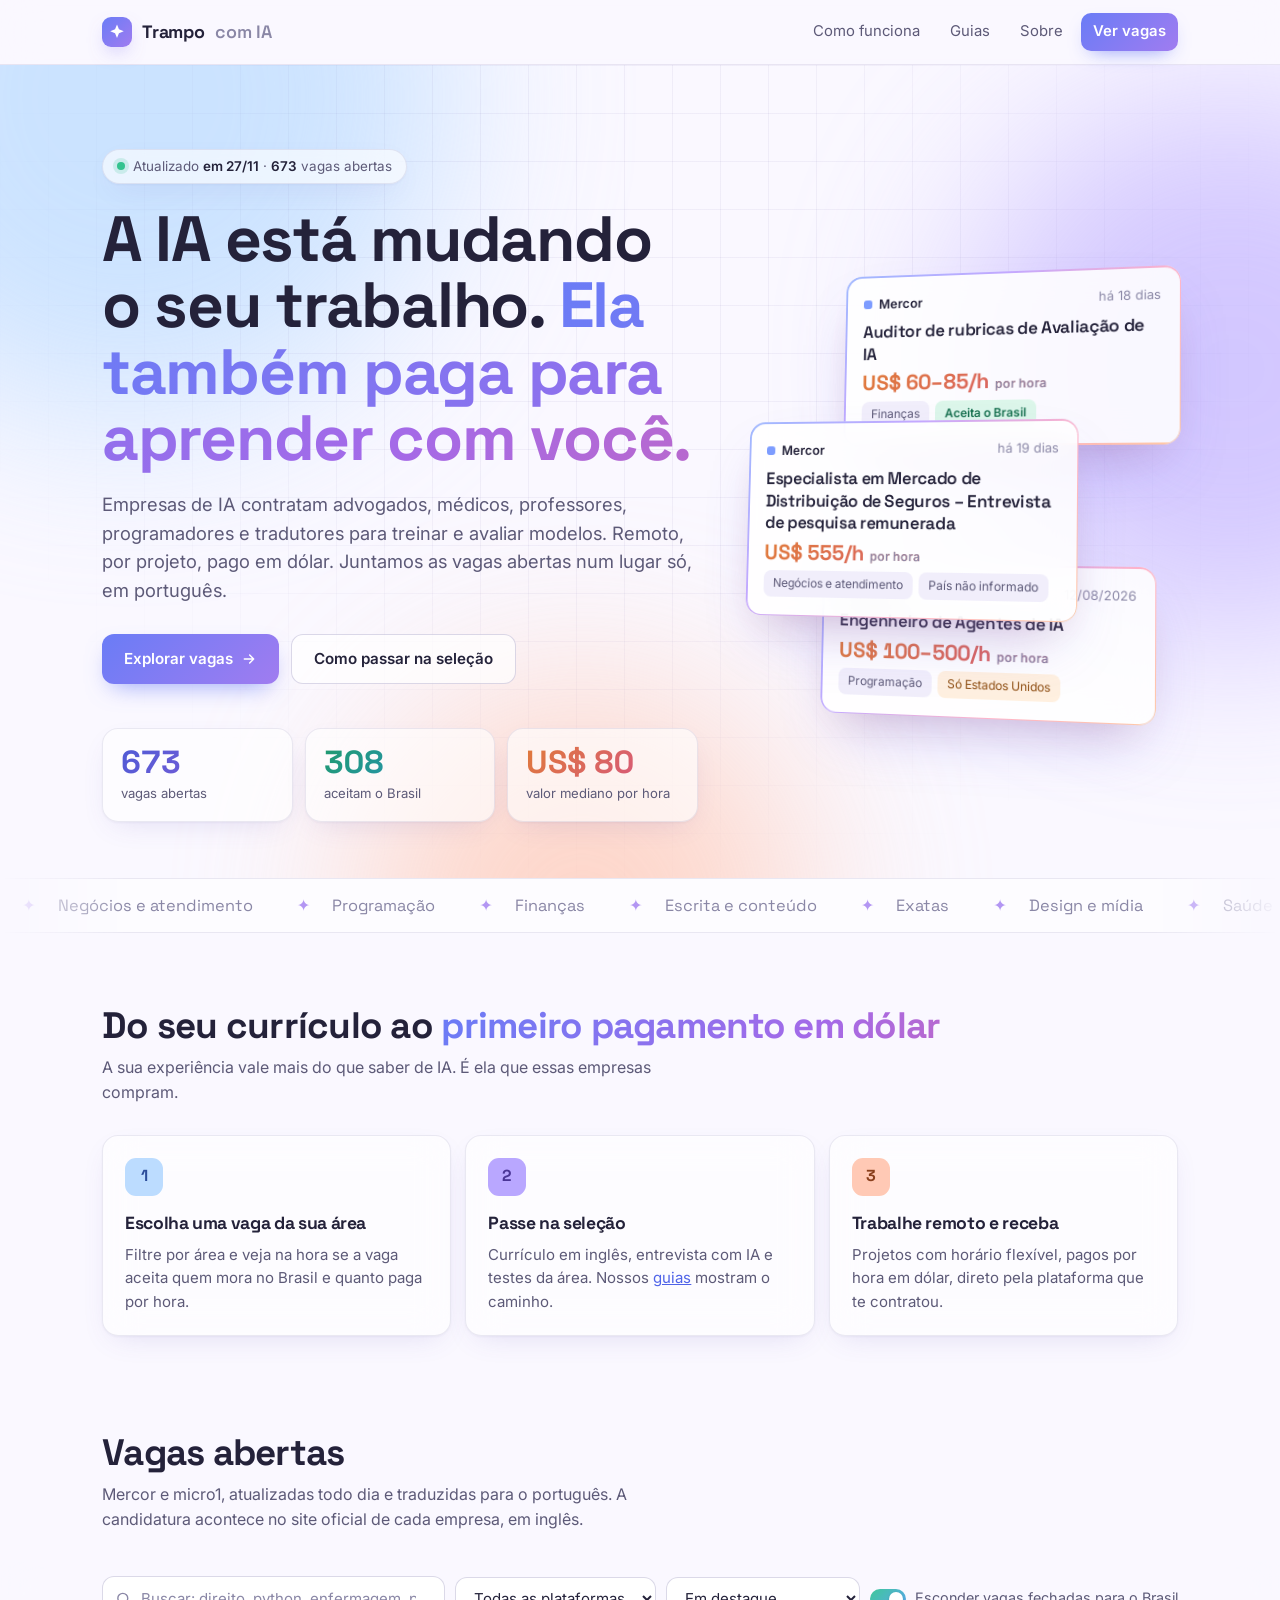
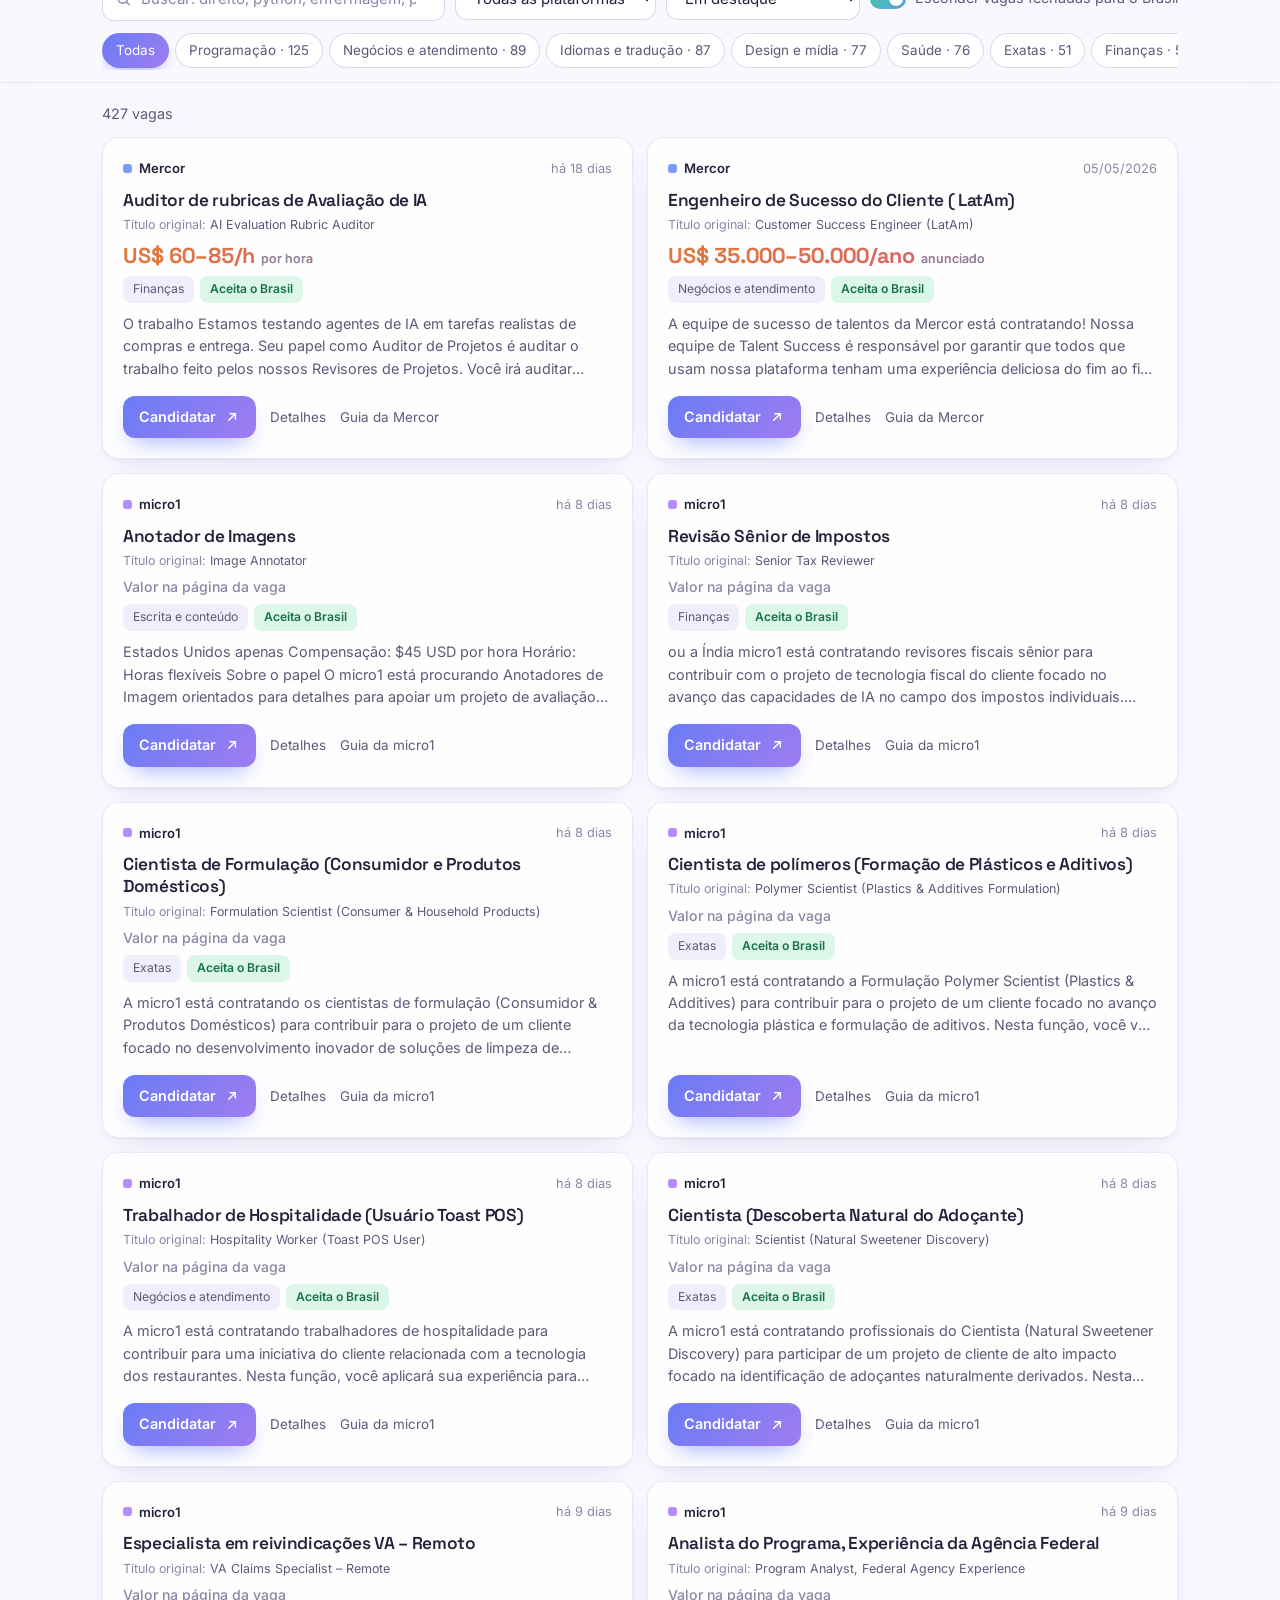
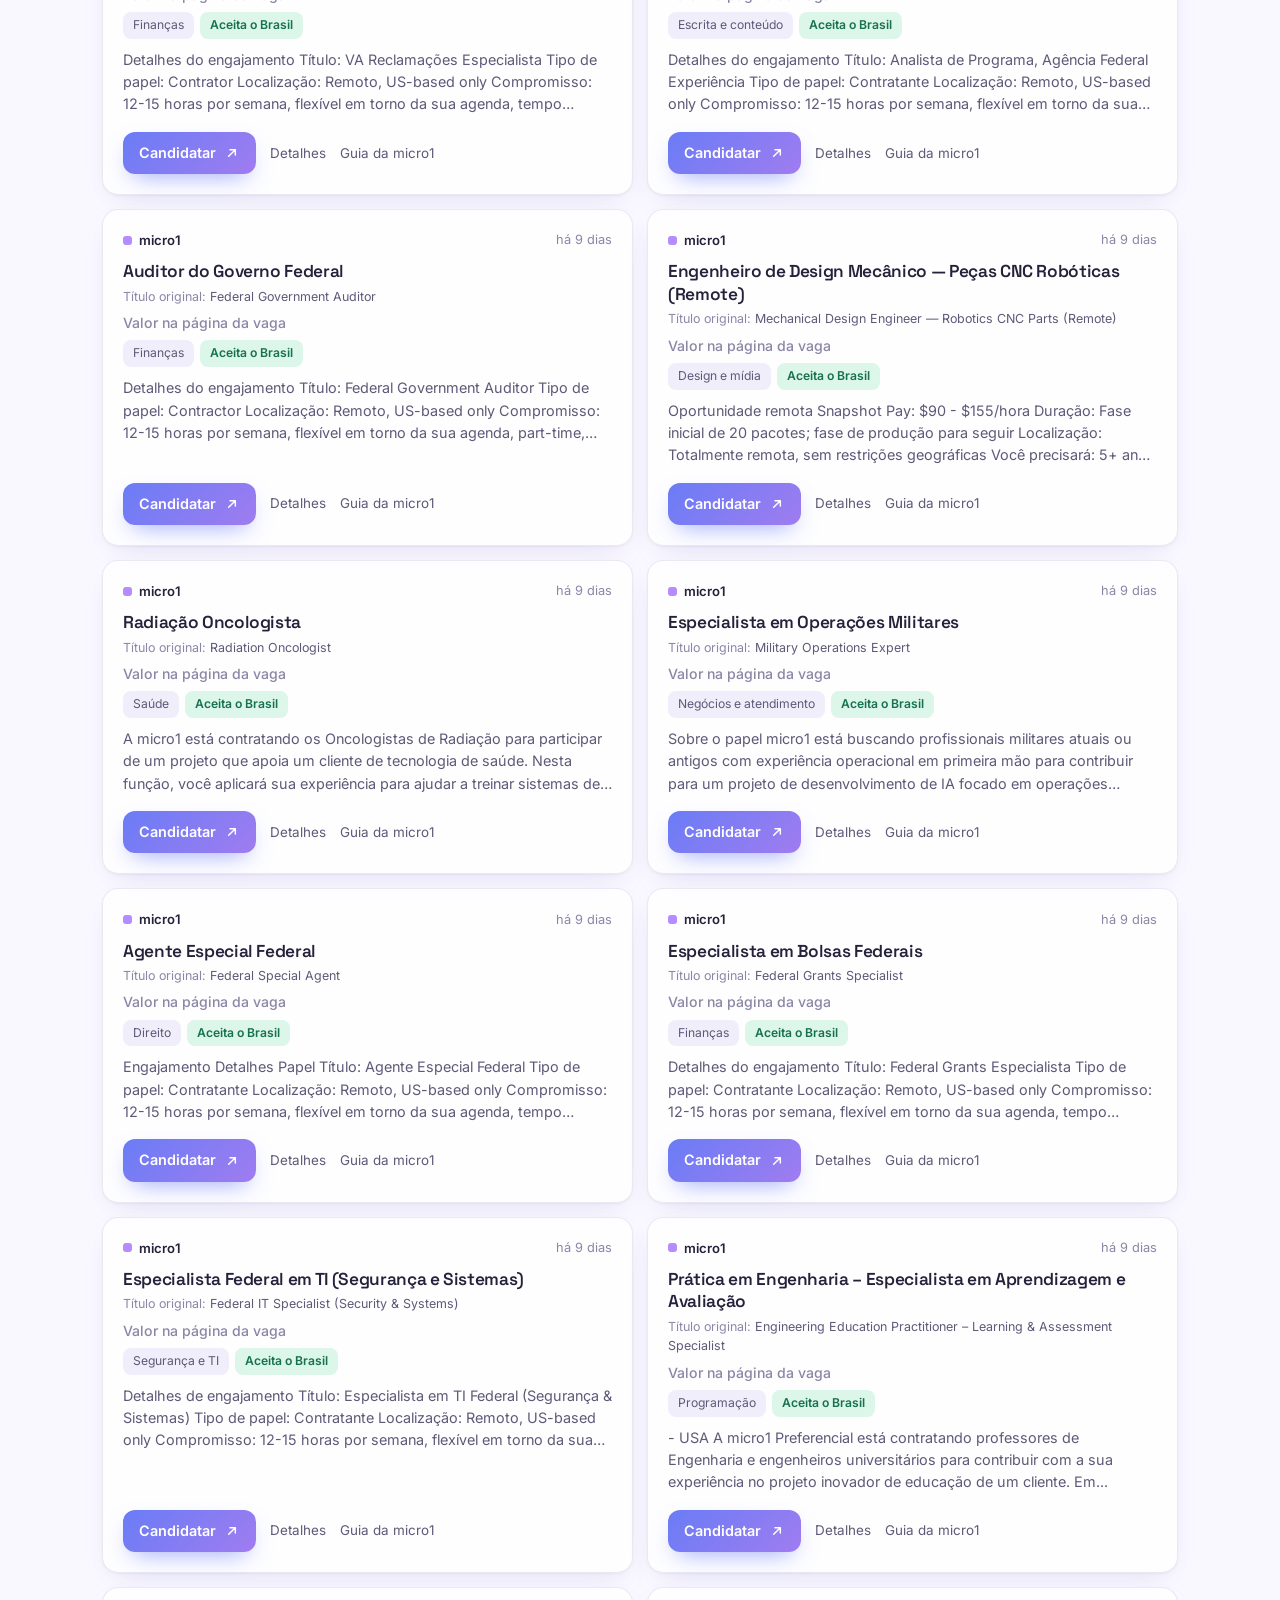
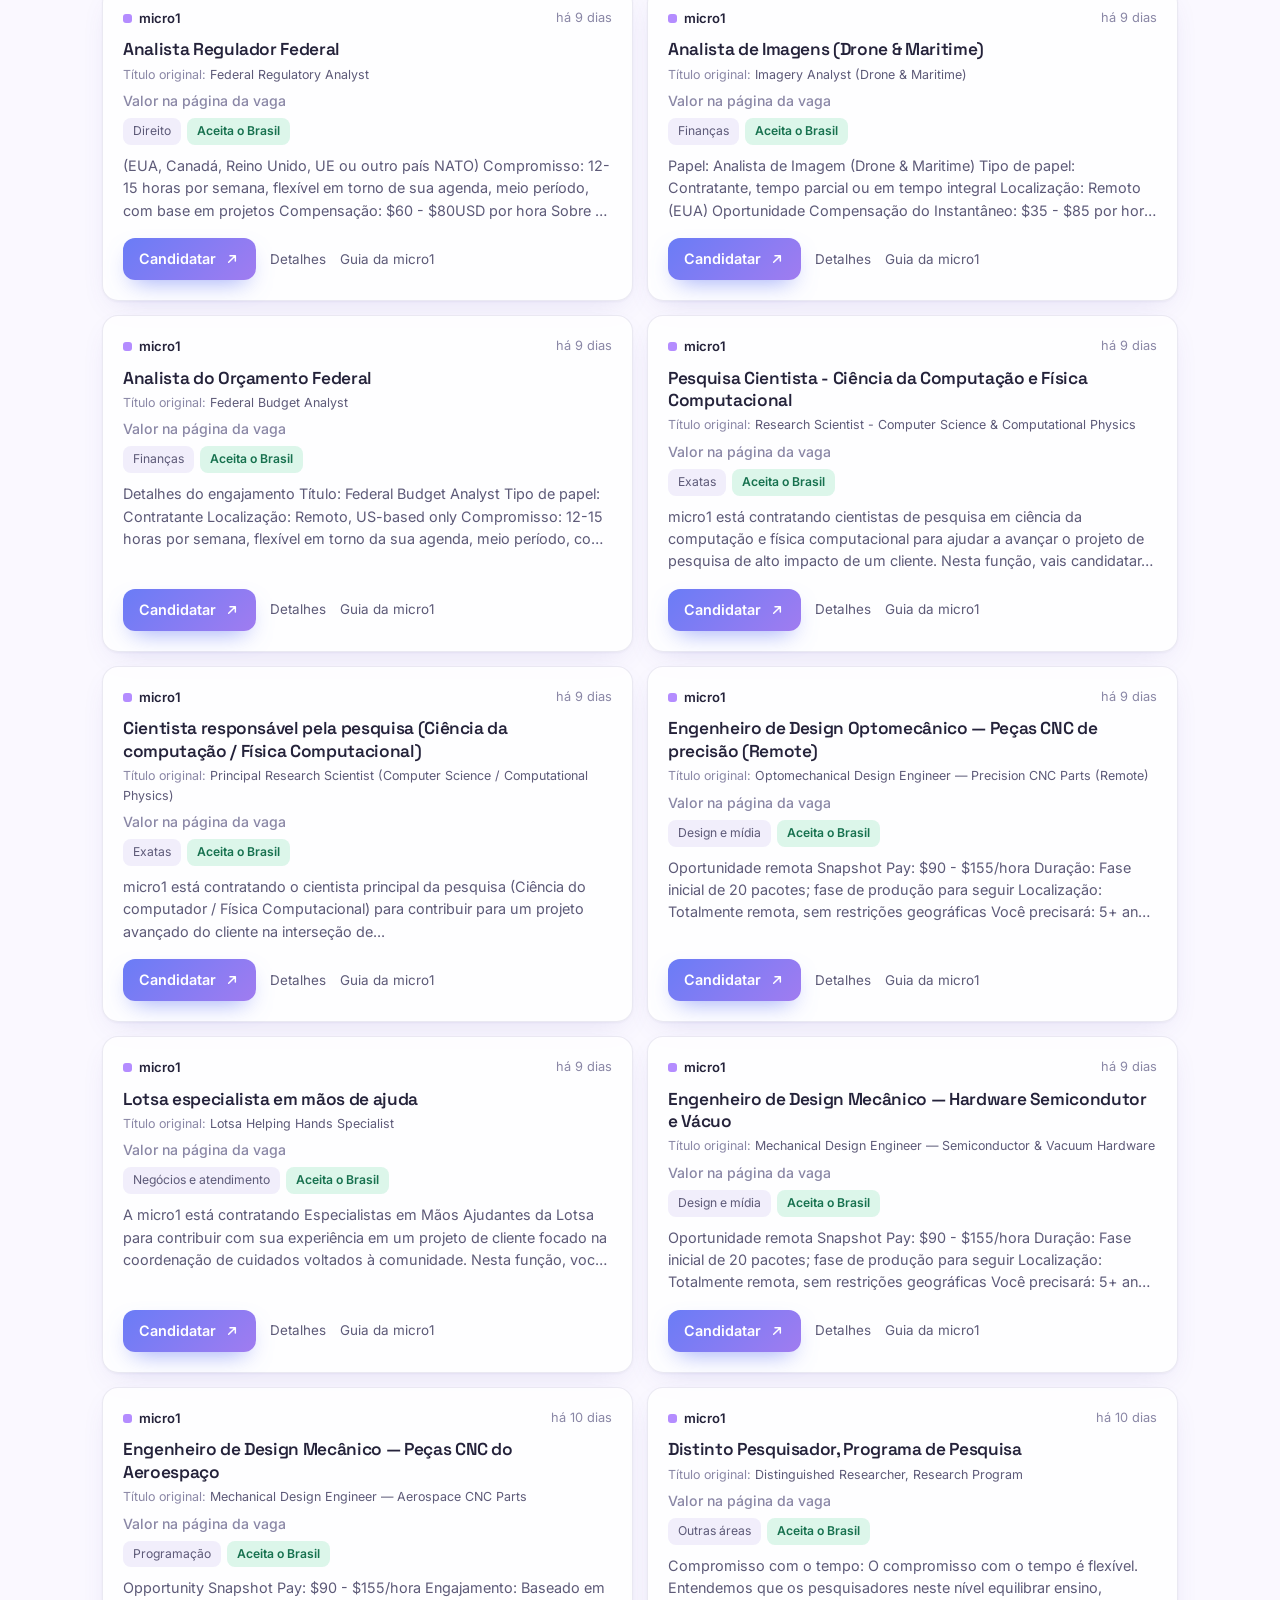
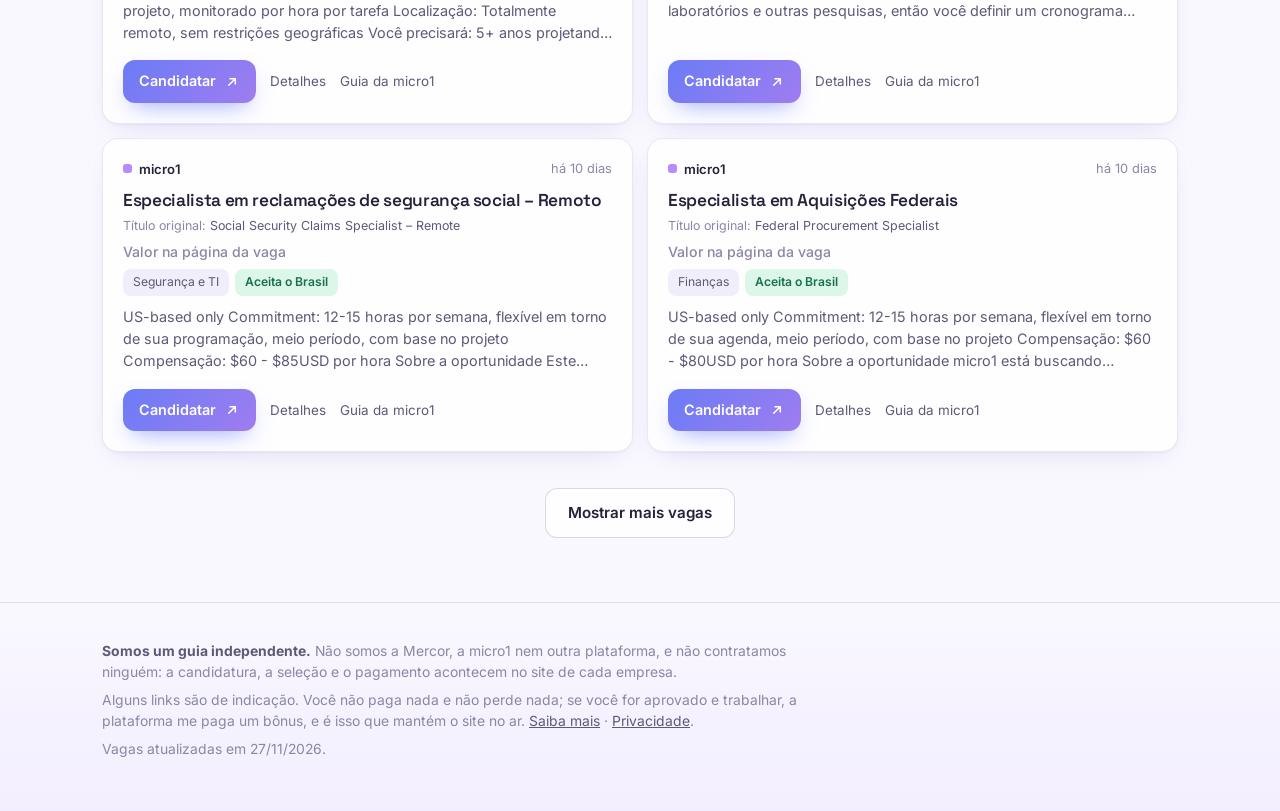
<file: site/index.html>
<!doctype html>
<html lang="pt-BR">
<head>
<meta charset="utf-8">
<meta name="viewport" content="width=device-width, initial-scale=1">
<title>Trampo com IA: vagas remotas para treinar inteligência artificial</title>
<meta name="description" content="Vagas remotas, pagas em dólar, para profissionais que querem treinar e avaliar modelos de IA. Atualizado todo dia, em português.">
<meta property="og:title" content="Trampo com IA: seja pago para ensinar a IA">
<meta property="og:description" content="Vagas remotas pagas em dólar para advogados, médicos, professores, programadores e tradutores treinarem IA. Atualizado todo dia.">
<meta property="og:image" content="https://arthurpenedo.github.io/vagas-ia-hub/og.png">
<meta property="og:type" content="website">
<meta name="twitter:card" content="summary_large_image">
<meta name="theme-color" content="#faf8ff">
<link rel="icon" href="data:image/svg+xml,%3Csvg xmlns='http://www.w3.org/2000/svg' viewBox='0 0 32 32'%3E%3Cdefs%3E%3ClinearGradient id='g' x1='0' y1='0' x2='1' y2='1'%3E%3Cstop stop-color='%233b82f6'/%3E%3Cstop offset='1' stop-color='%238b5cf6'/%3E%3C/linearGradient%3E%3C/defs%3E%3Crect width='32' height='32' rx='9' fill='url(%23g)'/%3E%3Cpath d='M16 6l2.6 6.4L25 15l-6.4 2.6L16 24l-2.6-6.4L7 15l6.4-2.6z' fill='white'/%3E%3C/svg%3E">
<link rel="stylesheet" href="estilo.css">
</head>
<body>
<header class="topo"><div class="envolve">
  <a class="logo" href="./"><span class="logo-marca"><svg viewBox="0 0 24 24" fill="#fff" aria-hidden="true"><path d="M12 2l2.6 6.4L21 11l-6.4 2.6L12 20l-2.6-6.4L3 11l6.4-2.6z"/></svg></span>Trampo<span>com IA</span></a>
  <nav class="menu">
    <a href="#como">Como funciona</a>
    <a href="guias/">Guias</a>
    <a href="como-funciona.html">Sobre</a>
    <a class="news-link" href="#novidades" hidden>Receber vagas</a>
    <a class="cta" href="#vagas">Ver vagas</a>
  </nav>
</div></header>

<main>
  <section class="hero">
    <div class="aurora" aria-hidden="true"><i></i><i></i><i></i></div>
    <div class="envolve hero-grade">
     <div class="hero-texto">
      <span class="pilula vidro"><span class="ponto"></span><span>Atualizado <b id="h-data">todo dia</b> · <b id="h-total">–</b> vagas abertas</span></span>
      <h1>A IA está mudando o seu trabalho. <span class="grad-texto">Ela também paga para aprender com você.</span></h1>
      <p class="sub">Empresas de IA contratam advogados, médicos, professores, programadores e tradutores para treinar e avaliar modelos.
         Remoto, por projeto, pago em dólar. Juntamos as vagas abertas num lugar só, em português.</p>
      <div class="hero-acoes">
        <a class="botao" href="#vagas">Explorar vagas
          <svg viewBox="0 0 24 24" fill="none" stroke="currentColor" stroke-width="2.2" stroke-linecap="round" stroke-linejoin="round" aria-hidden="true"><path d="M5 12h14M13 6l6 6-6 6"/></svg></a>
        <a class="botao-vidro" href="guias/geral.html">Como passar na seleção</a>
      </div>
      <div class="numeros">
        <div class="numero vidro"><b id="n-total">–</b><small>vagas abertas</small></div>
        <div class="numero vidro br"><b id="n-br">–</b><small>aceitam o Brasil</small></div>
        <div class="numero vidro ouro"><b id="n-mediana">–</b><small>valor mediano por hora</small></div>
      </div>
     </div>
     <div class="vitrine" id="vitrine" aria-hidden="true"></div>
    </div>
  </section>

  <div class="faixa" aria-hidden="true"><div class="faixa-trilho" id="faixa"></div></div>

  <section class="secao envolve" id="como">
    <h2 class="secao-titulo">Do seu currículo ao <span class="grad-texto">primeiro pagamento em dólar</span></h2>
    <p class="secao-sub">A sua experiência vale mais do que saber de IA. É ela que essas empresas compram.</p>
    <div class="passos">
      <div class="passo vidro"><div class="passo-n">1</div><h3>Escolha uma vaga da sua área</h3>
        <p>Filtre por área e veja na hora se a vaga aceita quem mora no Brasil e quanto paga por hora.</p></div>
      <div class="passo vidro"><div class="passo-n">2</div><h3>Passe na seleção</h3>
        <p>Currículo em inglês, entrevista com IA e testes da área. Nossos <a href="guias/">guias</a> mostram o caminho.</p></div>
      <div class="passo vidro"><div class="passo-n">3</div><h3>Trabalhe remoto e receba</h3>
        <p>Projetos com horário flexível, pagos por hora em dólar, direto pela plataforma que te contratou.</p></div>
    </div>
  </section>

  <section id="vagas" class="secao" style="padding-bottom:0">
    <div class="envolve">
      <h2 class="secao-titulo">Vagas abertas</h2>
      <p class="secao-sub">Mercor e micro1, atualizadas todo dia e traduzidas para o português. A candidatura acontece no site oficial de cada empresa, em inglês.</p>
    </div>
    <div class="filtros"><div class="envolve">
      <div class="linha-f">
        <label class="campo">
          <svg viewBox="0 0 24 24" fill="none" stroke="currentColor" stroke-width="2" stroke-linecap="round" aria-hidden="true"><circle cx="11" cy="11" r="7"/><path d="M20 20l-3.5-3.5"/></svg>
          <input type="search" id="busca" placeholder="Buscar: direito, python, enfermagem, português…" aria-label="Buscar vagas">
        </label>
        <select id="plataforma" aria-label="Plataforma"><option value="">Todas as plataformas</option></select>
        <select id="ordem" aria-label="Ordenar">
          <option value="destaque">Em destaque</option>
          <option value="novas">Mais recentes</option>
          <option value="valor">Maior valor por hora</option>
        </select>
        <label class="troca"><input type="checkbox" id="so-br" checked> Esconder vagas fechadas para o Brasil</label>
      </div>
      <div class="chips" id="areas" role="group" aria-label="Área"></div>
    </div></div>
    <div class="envolve">
      <p class="resultado" id="resultado" aria-live="polite">Carregando vagas…</p>
      <div class="lista" id="lista"></div>
      <button class="mais botao-vidro" id="mais" hidden>Mostrar mais vagas</button>
      <section class="news vidro" id="novidades" hidden>
        <div class="news-texto"><h2>Receba as vagas novas no seu e-mail</h2>
          <p>Um e-mail por dia, só quando aparecem vagas novas que aceitam o Brasil. Sai quando quiser, com um clique.</p></div>
        <form class="news-form" data-origem="home" novalidate>
          <div class="news-linha"><input type="email" name="email" placeholder="seu@email.com" autocomplete="email" required aria-label="Seu e-mail">
            <button class="botao" type="submit">Quero receber</button></div>
          <input class="news-isca" type="text" name="site" tabindex="-1" autocomplete="off" aria-hidden="true">
          <details class="news-areas"><summary>Só de algumas áreas? (opcional)</summary><div class="news-chips"></div></details>
          <label class="news-ok"><input type="checkbox" name="consentimento" value="sim" required> Aceito receber vagas por e-mail e li a <a href="privacidade.html">política de privacidade</a>.</label>
          <p class="news-msg" role="status" aria-live="polite"></p>
        </form>
      </section>
    </div>
  </section>
</main>

<footer><div class="envolve">
  <p><b>Somos um guia independente.</b> Não somos a Mercor, a micro1 nem outra plataforma, e não contratamos ninguém:
     a candidatura, a seleção e o pagamento acontecem no site de cada empresa.</p>
  <p>Alguns links são de indicação. Você não paga nada e não perde nada; se você for aprovado e trabalhar,
     a plataforma me paga um bônus, e é isso que mantém o site no ar. <a href="como-funciona.html">Saiba mais</a> · <a href="privacidade.html">Privacidade</a>.</p>
  <p id="atualizado"></p>
</div></footer>

<script src="app.js"></script>
<script src="newsletter.js"></script>
</body>
</html>
</file>
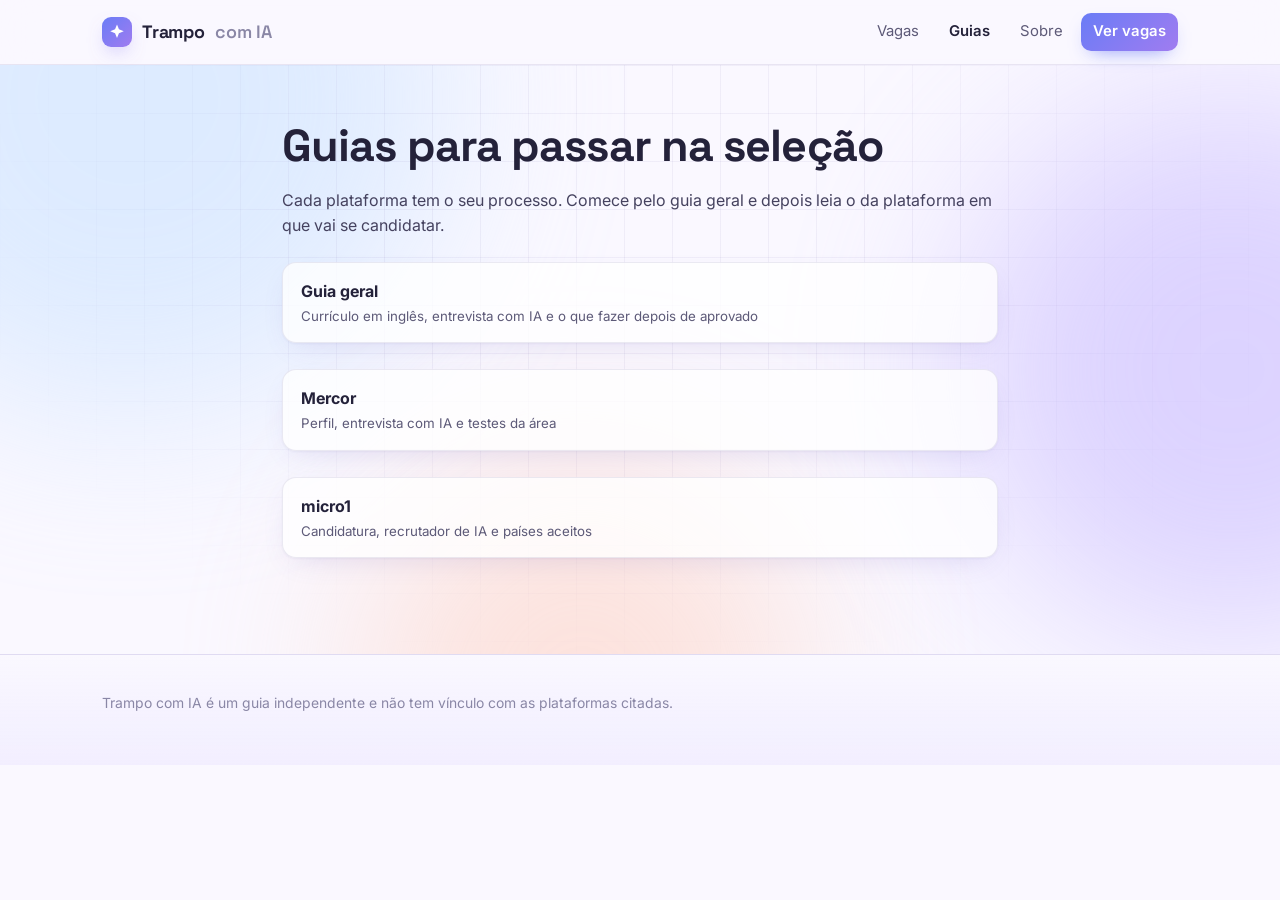
<file: site/guias/index.html>
<!doctype html>
<html lang="pt-BR">
<head>
<meta charset="utf-8">
<meta name="viewport" content="width=device-width, initial-scale=1">
<meta name="theme-color" content="#faf8ff">
<title>Guias · Trampo com IA</title>
<link rel="icon" href="data:image/svg+xml,%3Csvg xmlns='http://www.w3.org/2000/svg' viewBox='0 0 32 32'%3E%3Cdefs%3E%3ClinearGradient id='g' x1='0' y1='0' x2='1' y2='1'%3E%3Cstop stop-color='%233b82f6'/%3E%3Cstop offset='1' stop-color='%238b5cf6'/%3E%3C/linearGradient%3E%3C/defs%3E%3Crect width='32' height='32' rx='9' fill='url(%23g)'/%3E%3Cpath d='M16 6l2.6 6.4L25 15l-6.4 2.6L16 24l-2.6-6.4L7 15l6.4-2.6z' fill='white'/%3E%3C/svg%3E">
<link rel="stylesheet" href="../estilo.css">
</head>
<body>
<header class="topo"><div class="envolve">
  <a class="logo" href="../"><span class="logo-marca"><svg viewBox="0 0 24 24" fill="#fff" aria-hidden="true"><path d="M12 2l2.6 6.4L21 11l-6.4 2.6L12 20l-2.6-6.4L3 11l6.4-2.6z"/></svg></span>Trampo<span>com IA</span></a>
  <nav class="menu"><a href="../#vagas">Vagas</a><a href="../guias/" aria-current="page">Guias</a><a href="../como-funciona.html">Sobre</a><a class="cta" href="../#vagas">Ver vagas</a></nav>
</div></header>
<main class="pagina-texto"><div class="aurora" aria-hidden="true"><i></i><i></i><i></i></div><div class="envolve texto">
  <h1>Guias para passar na seleção</h1>
  <p>Cada plataforma tem o seu processo. Comece pelo guia geral e depois leia o da plataforma em que vai se candidatar.</p>
  <ul class="lista-guias">
    <li><a href="geral.html"><b>Guia geral</b><small>Currículo em inglês, entrevista com IA e o que fazer depois de aprovado</small></a></li>
    <li><a href="mercor.html"><b>Mercor</b><small>Perfil, entrevista com IA e testes da área</small></a></li>
    <li><a href="micro1.html"><b>micro1</b><small>Candidatura, recrutador de IA e países aceitos</small></a></li>
  </ul>
</div></main>
<footer><div class="envolve"><p>Trampo com IA é um guia independente e não tem vínculo com as plataformas citadas.</p></div></footer>
</body>
</html>
</file>
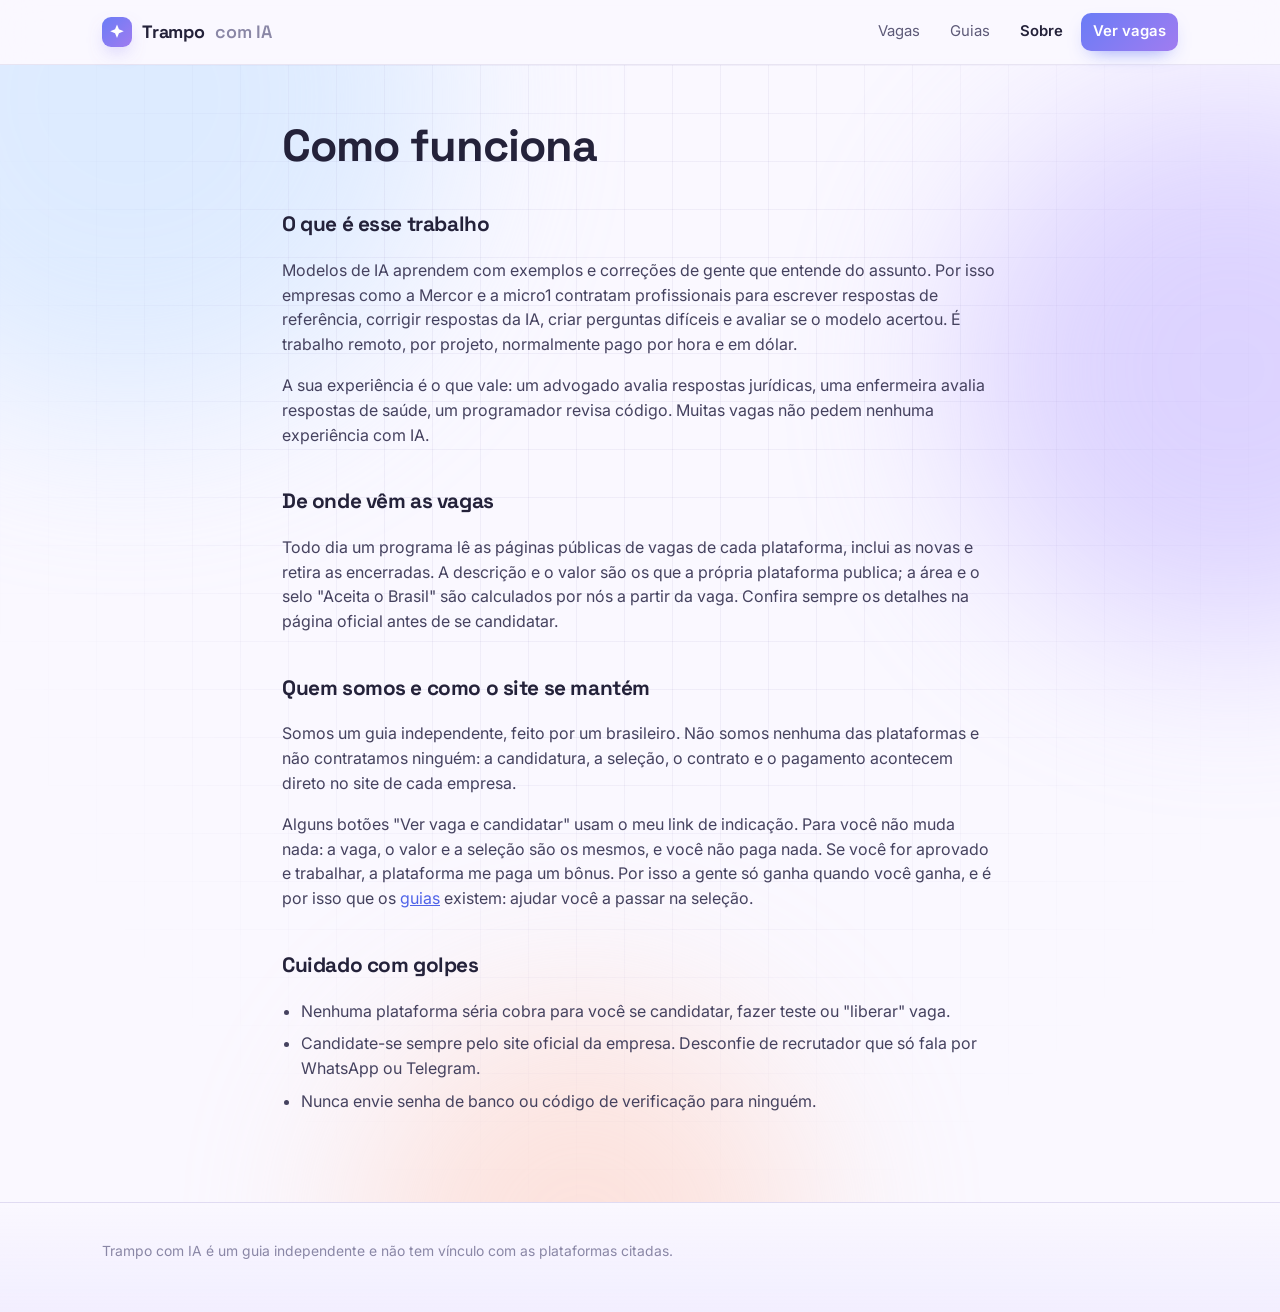
<file: site/como-funciona.html>
<!doctype html>
<html lang="pt-BR">
<head>
<meta charset="utf-8">
<meta name="viewport" content="width=device-width, initial-scale=1">
<meta name="theme-color" content="#faf8ff">
<title>Como funciona · Trampo com IA</title>
<link rel="icon" href="data:image/svg+xml,%3Csvg xmlns='http://www.w3.org/2000/svg' viewBox='0 0 32 32'%3E%3Cdefs%3E%3ClinearGradient id='g' x1='0' y1='0' x2='1' y2='1'%3E%3Cstop stop-color='%233b82f6'/%3E%3Cstop offset='1' stop-color='%238b5cf6'/%3E%3C/linearGradient%3E%3C/defs%3E%3Crect width='32' height='32' rx='9' fill='url(%23g)'/%3E%3Cpath d='M16 6l2.6 6.4L25 15l-6.4 2.6L16 24l-2.6-6.4L7 15l6.4-2.6z' fill='white'/%3E%3C/svg%3E">
<link rel="stylesheet" href="estilo.css">
</head>
<body>
<header class="topo"><div class="envolve">
  <a class="logo" href="./"><span class="logo-marca"><svg viewBox="0 0 24 24" fill="#fff" aria-hidden="true"><path d="M12 2l2.6 6.4L21 11l-6.4 2.6L12 20l-2.6-6.4L3 11l6.4-2.6z"/></svg></span>Trampo<span>com IA</span></a>
  <nav class="menu"><a href="./#vagas">Vagas</a><a href="./guias/">Guias</a><a href="./como-funciona.html" aria-current="page">Sobre</a><a class="cta" href="./#vagas">Ver vagas</a></nav>
</div></header>
<main class="pagina-texto"><div class="aurora" aria-hidden="true"><i></i><i></i><i></i></div><div class="envolve texto">
  <h1>Como funciona</h1>

  <h2>O que é esse trabalho</h2>
  <p>Modelos de IA aprendem com exemplos e correções de gente que entende do assunto. Por isso empresas como a Mercor e a micro1
     contratam profissionais para escrever respostas de referência, corrigir respostas da IA, criar perguntas difíceis e avaliar
     se o modelo acertou. É trabalho remoto, por projeto, normalmente pago por hora e em dólar.</p>
  <p>A sua experiência é o que vale: um advogado avalia respostas jurídicas, uma enfermeira avalia respostas de saúde, um programador
     revisa código. Muitas vagas não pedem nenhuma experiência com IA.</p>

  <h2>De onde vêm as vagas</h2>
  <p>Todo dia um programa lê as páginas públicas de vagas de cada plataforma, inclui as novas e retira as encerradas.
     A descrição e o valor são os que a própria plataforma publica; a área e o selo "Aceita o Brasil" são calculados por nós
     a partir da vaga. Confira sempre os detalhes na página oficial antes de se candidatar.</p>

  <h2>Quem somos e como o site se mantém</h2>
  <p>Somos um guia independente, feito por um brasileiro. Não somos nenhuma das plataformas e não contratamos ninguém: a
     candidatura, a seleção, o contrato e o pagamento acontecem direto no site de cada empresa.</p>
  <p>Alguns botões "Ver vaga e candidatar" usam o meu link de indicação. Para você não muda nada: a vaga, o valor e a seleção são
     os mesmos, e você não paga nada. Se você for aprovado e trabalhar, a plataforma me paga um bônus. Por isso a gente só ganha
     quando você ganha, e é por isso que os <a href="guias/">guias</a> existem: ajudar você a passar na seleção.</p>

  <h2>Cuidado com golpes</h2>
  <ul>
    <li>Nenhuma plataforma séria cobra para você se candidatar, fazer teste ou "liberar" vaga.</li>
    <li>Candidate-se sempre pelo site oficial da empresa. Desconfie de recrutador que só fala por WhatsApp ou Telegram.</li>
    <li>Nunca envie senha de banco ou código de verificação para ninguém.</li>
  </ul>
</div></main>
<footer><div class="envolve"><p>Trampo com IA é um guia independente e não tem vínculo com as plataformas citadas.</p></div></footer>
</body>
</html>
</file>
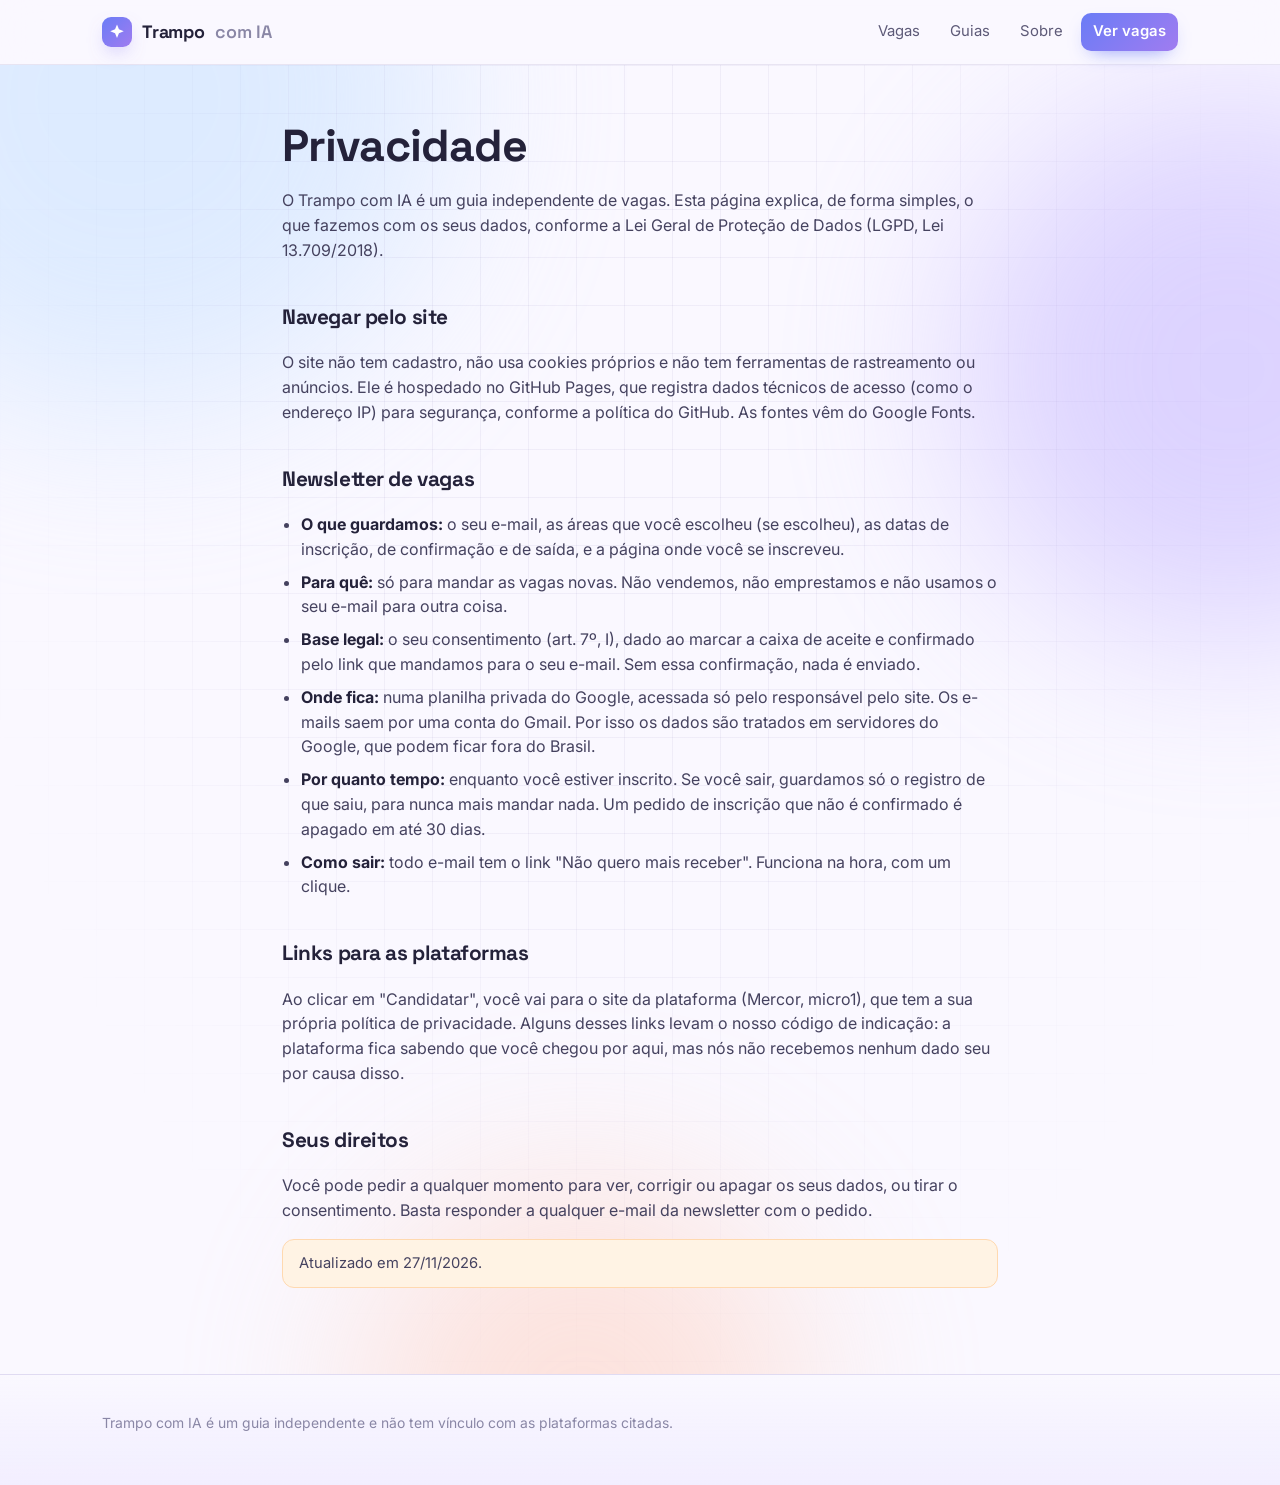
<file: site/privacidade.html>
<!doctype html>
<html lang="pt-BR">
<head>
<meta charset="utf-8">
<meta name="viewport" content="width=device-width, initial-scale=1">
<meta name="theme-color" content="#faf8ff">
<title>Privacidade · Trampo com IA</title>
<meta name="description" content="Como o Trampo com IA trata o seu e-mail na newsletter de vagas.">
<link rel="icon" href="data:image/svg+xml,%3Csvg xmlns='http://www.w3.org/2000/svg' viewBox='0 0 32 32'%3E%3Cdefs%3E%3ClinearGradient id='g' x1='0' y1='0' x2='1' y2='1'%3E%3Cstop stop-color='%233b82f6'/%3E%3Cstop offset='1' stop-color='%238b5cf6'/%3E%3C/linearGradient%3E%3C/defs%3E%3Crect width='32' height='32' rx='9' fill='url(%23g)'/%3E%3Cpath d='M16 6l2.6 6.4L25 15l-6.4 2.6L16 24l-2.6-6.4L7 15l6.4-2.6z' fill='white'/%3E%3C/svg%3E">
<link rel="stylesheet" href="estilo.css">
</head>
<body>
<header class="topo"><div class="envolve">
  <a class="logo" href="./"><span class="logo-marca"><svg viewBox="0 0 24 24" fill="#fff" aria-hidden="true"><path d="M12 2l2.6 6.4L21 11l-6.4 2.6L12 20l-2.6-6.4L3 11l6.4-2.6z"/></svg></span>Trampo<span>com IA</span></a>
  <nav class="menu"><a href="./#vagas">Vagas</a><a href="./guias/">Guias</a><a href="./como-funciona.html">Sobre</a><a class="cta" href="./#vagas">Ver vagas</a></nav>
</div></header>
<main class="pagina-texto"><div class="aurora" aria-hidden="true"><i></i><i></i><i></i></div><div class="envolve texto">
  <h1>Privacidade</h1>
  <p>O Trampo com IA é um guia independente de vagas. Esta página explica, de forma simples, o que fazemos com os seus dados,
     conforme a Lei Geral de Proteção de Dados (LGPD, Lei 13.709/2018).</p>

  <h2>Navegar pelo site</h2>
  <p>O site não tem cadastro, não usa cookies próprios e não tem ferramentas de rastreamento ou anúncios. Ele é hospedado no
     GitHub Pages, que registra dados técnicos de acesso (como o endereço IP) para segurança, conforme a política do GitHub.
     As fontes vêm do Google Fonts.</p>

  <h2>Newsletter de vagas</h2>
  <ul>
    <li><b>O que guardamos:</b> o seu e-mail, as áreas que você escolheu (se escolheu), as datas de inscrição, de confirmação e de
        saída, e a página onde você se inscreveu.</li>
    <li><b>Para quê:</b> só para mandar as vagas novas. Não vendemos, não emprestamos e não usamos o seu e-mail para outra coisa.</li>
    <li><b>Base legal:</b> o seu consentimento (art. 7º, I), dado ao marcar a caixa de aceite e confirmado pelo link que mandamos
        para o seu e-mail. Sem essa confirmação, nada é enviado.</li>
    <li><b>Onde fica:</b> numa planilha privada do Google, acessada só pelo responsável pelo site. Os e-mails saem por uma conta do
        Gmail. Por isso os dados são tratados em servidores do Google, que podem ficar fora do Brasil.</li>
    <li><b>Por quanto tempo:</b> enquanto você estiver inscrito. Se você sair, guardamos só o registro de que saiu, para nunca
        mais mandar nada. Um pedido de inscrição que não é confirmado é apagado em até 30 dias.</li>
    <li><b>Como sair:</b> todo e-mail tem o link "Não quero mais receber". Funciona na hora, com um clique.</li>
  </ul>

  <h2>Links para as plataformas</h2>
  <p>Ao clicar em "Candidatar", você vai para o site da plataforma (Mercor, micro1), que tem a sua própria política de privacidade.
     Alguns desses links levam o nosso código de indicação: a plataforma fica sabendo que você chegou por aqui, mas nós não recebemos
     nenhum dado seu por causa disso.</p>

  <h2>Seus direitos</h2>
  <p>Você pode pedir a qualquer momento para ver, corrigir ou apagar os seus dados, ou tirar o consentimento. Basta responder a
     qualquer e-mail da newsletter com o pedido.</p>
  <p class="aviso">Atualizado em 27/11/2026.</p>
</div></main>
<footer><div class="envolve"><p>Trampo com IA é um guia independente e não tem vínculo com as plataformas citadas.</p></div></footer>
</body>
</html>
</file>
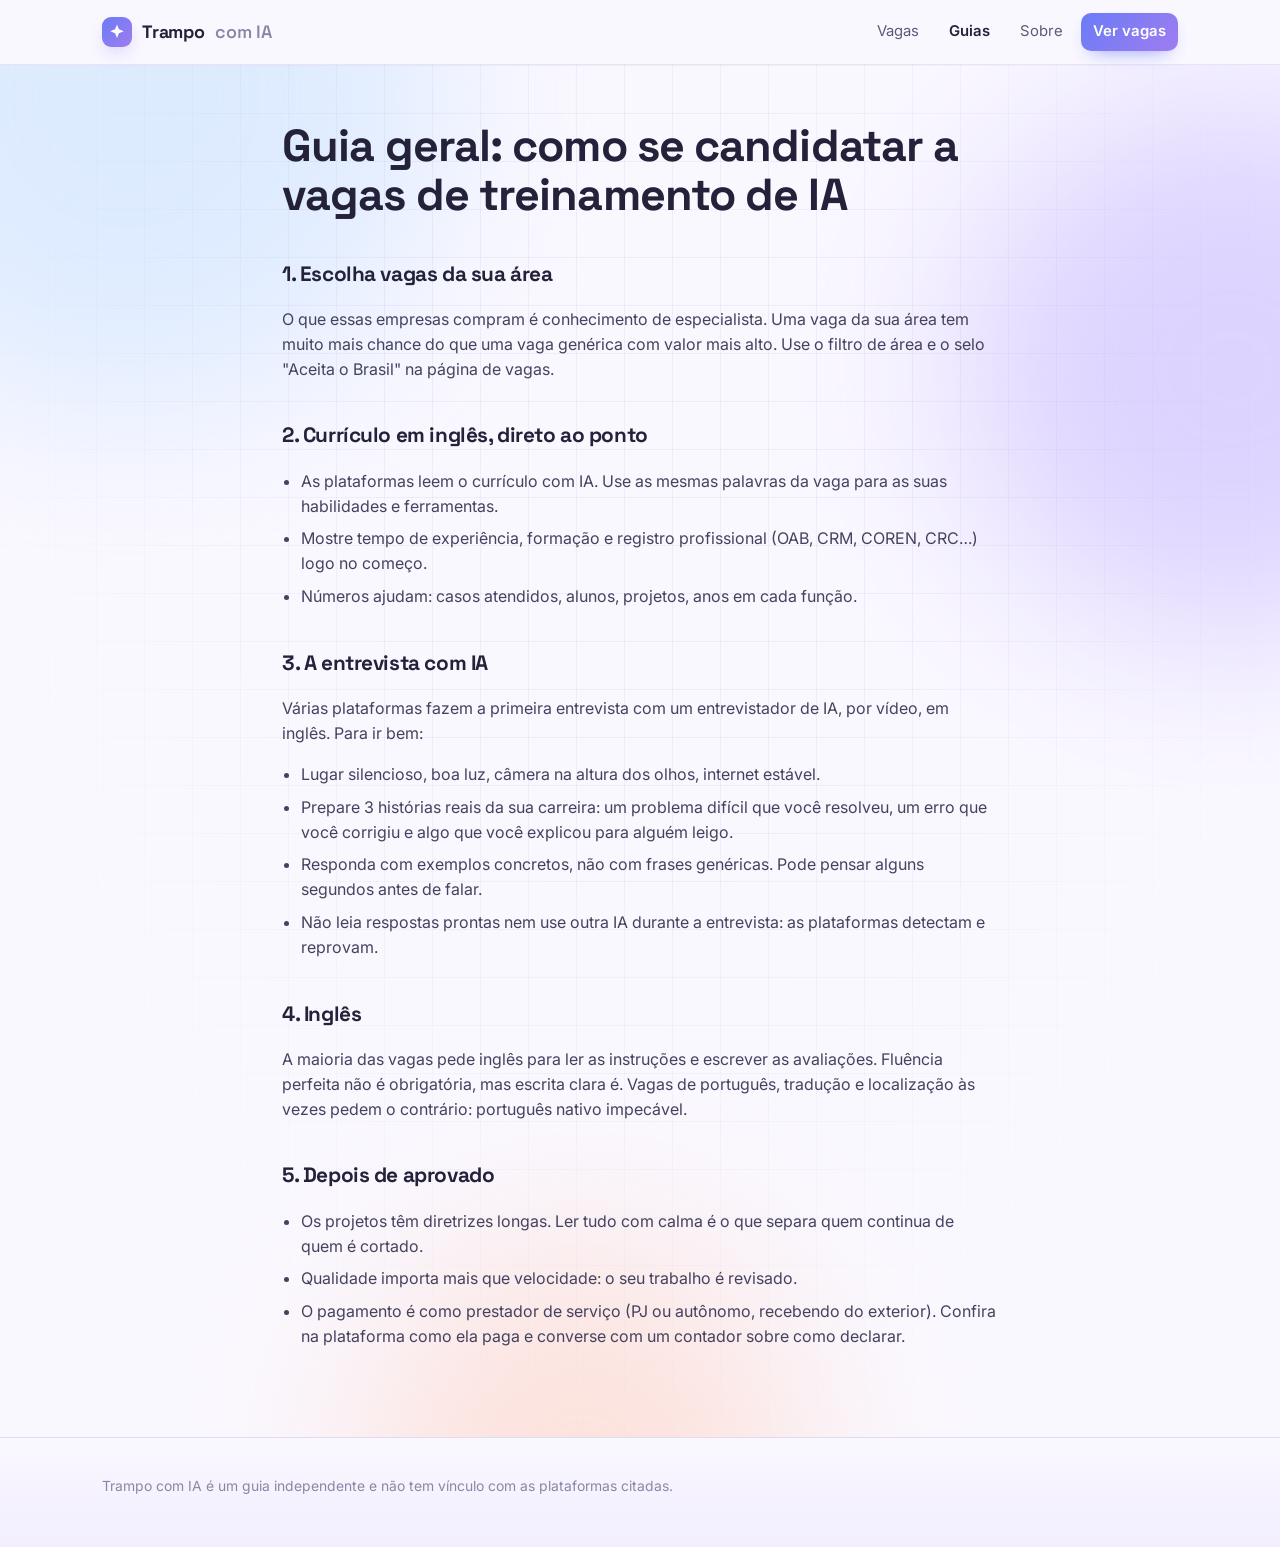
<file: site/guias/geral.html>
<!doctype html>
<html lang="pt-BR">
<head>
<meta charset="utf-8">
<meta name="viewport" content="width=device-width, initial-scale=1">
<meta name="theme-color" content="#faf8ff">
<title>Guia geral · Trampo com IA</title>
<link rel="icon" href="data:image/svg+xml,%3Csvg xmlns='http://www.w3.org/2000/svg' viewBox='0 0 32 32'%3E%3Cdefs%3E%3ClinearGradient id='g' x1='0' y1='0' x2='1' y2='1'%3E%3Cstop stop-color='%233b82f6'/%3E%3Cstop offset='1' stop-color='%238b5cf6'/%3E%3C/linearGradient%3E%3C/defs%3E%3Crect width='32' height='32' rx='9' fill='url(%23g)'/%3E%3Cpath d='M16 6l2.6 6.4L25 15l-6.4 2.6L16 24l-2.6-6.4L7 15l6.4-2.6z' fill='white'/%3E%3C/svg%3E">
<link rel="stylesheet" href="../estilo.css">
</head>
<body>
<header class="topo"><div class="envolve">
  <a class="logo" href="../"><span class="logo-marca"><svg viewBox="0 0 24 24" fill="#fff" aria-hidden="true"><path d="M12 2l2.6 6.4L21 11l-6.4 2.6L12 20l-2.6-6.4L3 11l6.4-2.6z"/></svg></span>Trampo<span>com IA</span></a>
  <nav class="menu"><a href="../#vagas">Vagas</a><a href="../guias/" aria-current="page">Guias</a><a href="../como-funciona.html">Sobre</a><a class="cta" href="../#vagas">Ver vagas</a></nav>
</div></header>
<main class="pagina-texto"><div class="aurora" aria-hidden="true"><i></i><i></i><i></i></div><div class="envolve texto">
  <h1>Guia geral: como se candidatar a vagas de treinamento de IA</h1>

  <h2>1. Escolha vagas da sua área</h2>
  <p>O que essas empresas compram é conhecimento de especialista. Uma vaga da sua área tem muito mais chance do que uma vaga
     genérica com valor mais alto. Use o filtro de área e o selo "Aceita o Brasil" na página de vagas.</p>

  <h2>2. Currículo em inglês, direto ao ponto</h2>
  <ul>
    <li>As plataformas leem o currículo com IA. Use as mesmas palavras da vaga para as suas habilidades e ferramentas.</li>
    <li>Mostre tempo de experiência, formação e registro profissional (OAB, CRM, COREN, CRC…) logo no começo.</li>
    <li>Números ajudam: casos atendidos, alunos, projetos, anos em cada função.</li>
  </ul>

  <h2>3. A entrevista com IA</h2>
  <p>Várias plataformas fazem a primeira entrevista com um entrevistador de IA, por vídeo, em inglês. Para ir bem:</p>
  <ul>
    <li>Lugar silencioso, boa luz, câmera na altura dos olhos, internet estável.</li>
    <li>Prepare 3 histórias reais da sua carreira: um problema difícil que você resolveu, um erro que você corrigiu e algo que você
        explicou para alguém leigo.</li>
    <li>Responda com exemplos concretos, não com frases genéricas. Pode pensar alguns segundos antes de falar.</li>
    <li>Não leia respostas prontas nem use outra IA durante a entrevista: as plataformas detectam e reprovam.</li>
  </ul>

  <h2>4. Inglês</h2>
  <p>A maioria das vagas pede inglês para ler as instruções e escrever as avaliações. Fluência perfeita não é obrigatória, mas
     escrita clara é. Vagas de português, tradução e localização às vezes pedem o contrário: português nativo impecável.</p>

  <h2>5. Depois de aprovado</h2>
  <ul>
    <li>Os projetos têm diretrizes longas. Ler tudo com calma é o que separa quem continua de quem é cortado.</li>
    <li>Qualidade importa mais que velocidade: o seu trabalho é revisado.</li>
    <li>O pagamento é como prestador de serviço (PJ ou autônomo, recebendo do exterior). Confira na plataforma como ela paga e
        converse com um contador sobre como declarar.</li>
  </ul>
</div></main>
<footer><div class="envolve"><p>Trampo com IA é um guia independente e não tem vínculo com as plataformas citadas.</p></div></footer>
</body>
</html>
</file>
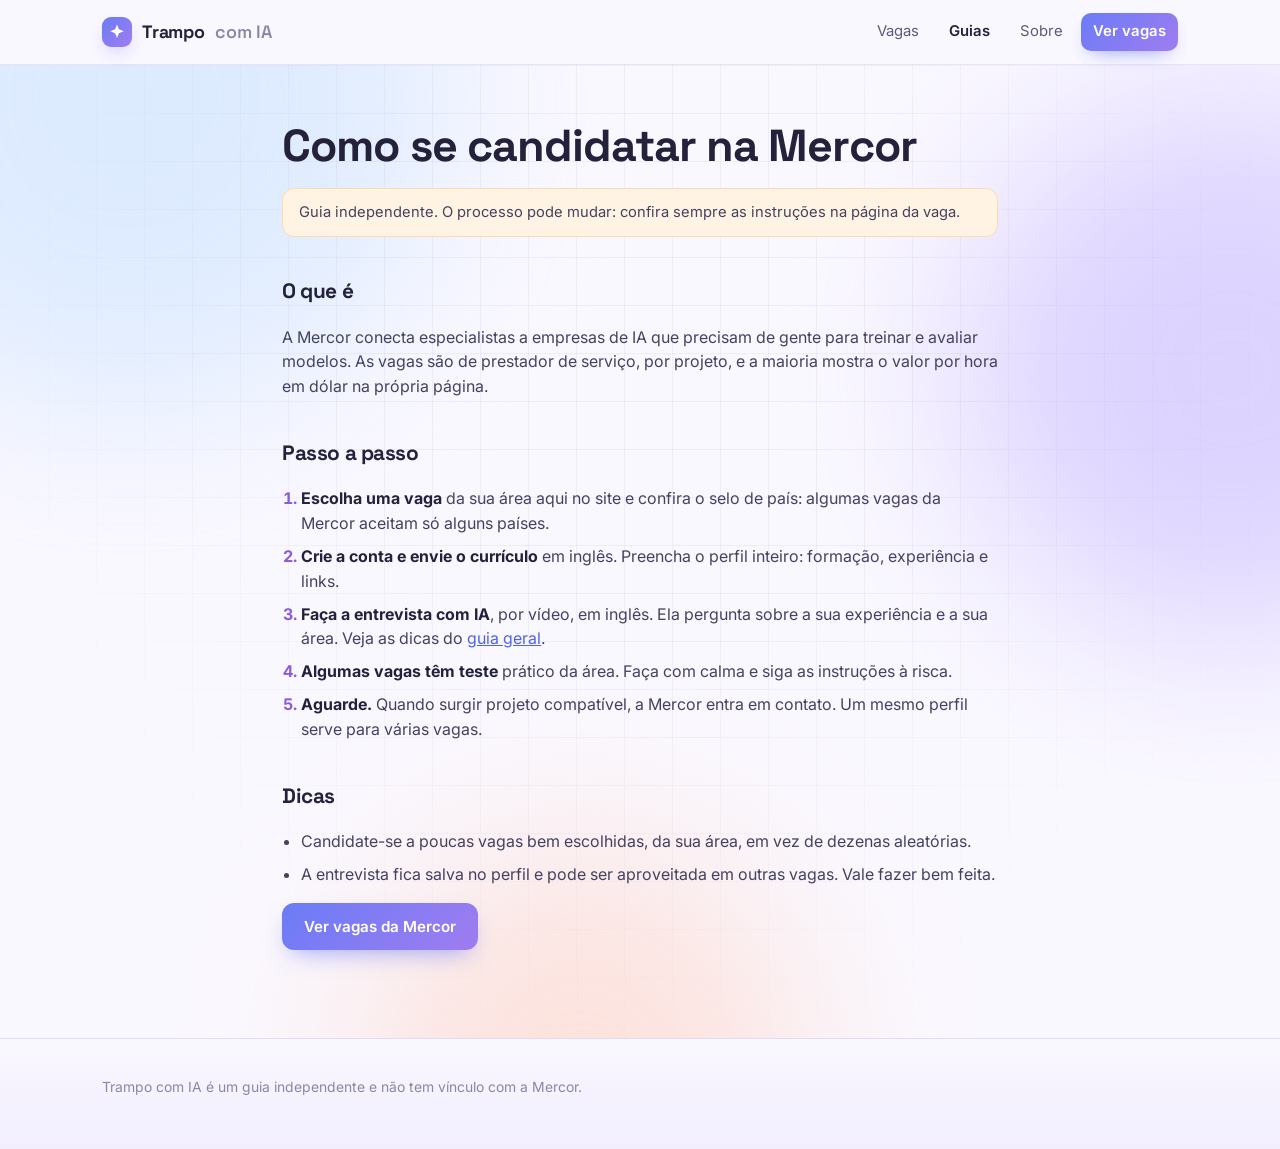
<file: site/guias/mercor.html>
<!doctype html>
<html lang="pt-BR">
<head>
<meta charset="utf-8">
<meta name="viewport" content="width=device-width, initial-scale=1">
<meta name="theme-color" content="#faf8ff">
<title>Guia da Mercor · Trampo com IA</title>
<link rel="icon" href="data:image/svg+xml,%3Csvg xmlns='http://www.w3.org/2000/svg' viewBox='0 0 32 32'%3E%3Cdefs%3E%3ClinearGradient id='g' x1='0' y1='0' x2='1' y2='1'%3E%3Cstop stop-color='%233b82f6'/%3E%3Cstop offset='1' stop-color='%238b5cf6'/%3E%3C/linearGradient%3E%3C/defs%3E%3Crect width='32' height='32' rx='9' fill='url(%23g)'/%3E%3Cpath d='M16 6l2.6 6.4L25 15l-6.4 2.6L16 24l-2.6-6.4L7 15l6.4-2.6z' fill='white'/%3E%3C/svg%3E">
<link rel="stylesheet" href="../estilo.css">
</head>
<body>
<header class="topo"><div class="envolve">
  <a class="logo" href="../"><span class="logo-marca"><svg viewBox="0 0 24 24" fill="#fff" aria-hidden="true"><path d="M12 2l2.6 6.4L21 11l-6.4 2.6L12 20l-2.6-6.4L3 11l6.4-2.6z"/></svg></span>Trampo<span>com IA</span></a>
  <nav class="menu"><a href="../#vagas">Vagas</a><a href="../guias/" aria-current="page">Guias</a><a href="../como-funciona.html">Sobre</a><a class="cta" href="../#vagas">Ver vagas</a></nav>
</div></header>
<main class="pagina-texto"><div class="aurora" aria-hidden="true"><i></i><i></i><i></i></div><div class="envolve texto">
  <h1>Como se candidatar na Mercor</h1>
  <p class="aviso">Guia independente. O processo pode mudar: confira sempre as instruções na página da vaga.</p>

  <h2>O que é</h2>
  <p>A Mercor conecta especialistas a empresas de IA que precisam de gente para treinar e avaliar modelos. As vagas são de
     prestador de serviço, por projeto, e a maioria mostra o valor por hora em dólar na própria página.</p>

  <h2>Passo a passo</h2>
  <ol>
    <li><b>Escolha uma vaga</b> da sua área aqui no site e confira o selo de país: algumas vagas da Mercor aceitam só alguns países.</li>
    <li><b>Crie a conta e envie o currículo</b> em inglês. Preencha o perfil inteiro: formação, experiência e links.</li>
    <li><b>Faça a entrevista com IA</b>, por vídeo, em inglês. Ela pergunta sobre a sua experiência e a sua área. Veja as dicas do
        <a href="geral.html">guia geral</a>.</li>
    <li><b>Algumas vagas têm teste</b> prático da área. Faça com calma e siga as instruções à risca.</li>
    <li><b>Aguarde.</b> Quando surgir projeto compatível, a Mercor entra em contato. Um mesmo perfil serve para várias vagas.</li>
  </ol>

  <h2>Dicas</h2>
  <ul>
    <li>Candidate-se a poucas vagas bem escolhidas, da sua área, em vez de dezenas aleatórias.</li>
    <li>A entrevista fica salva no perfil e pode ser aproveitada em outras vagas. Vale fazer bem feita.</li>
  </ul>

  <p><a class="botao" href="../?plataforma=mercor#vagas">Ver vagas da Mercor</a></p>
</div></main>
<footer><div class="envolve"><p>Trampo com IA é um guia independente e não tem vínculo com a Mercor.</p></div></footer>
</body>
</html>
</file>
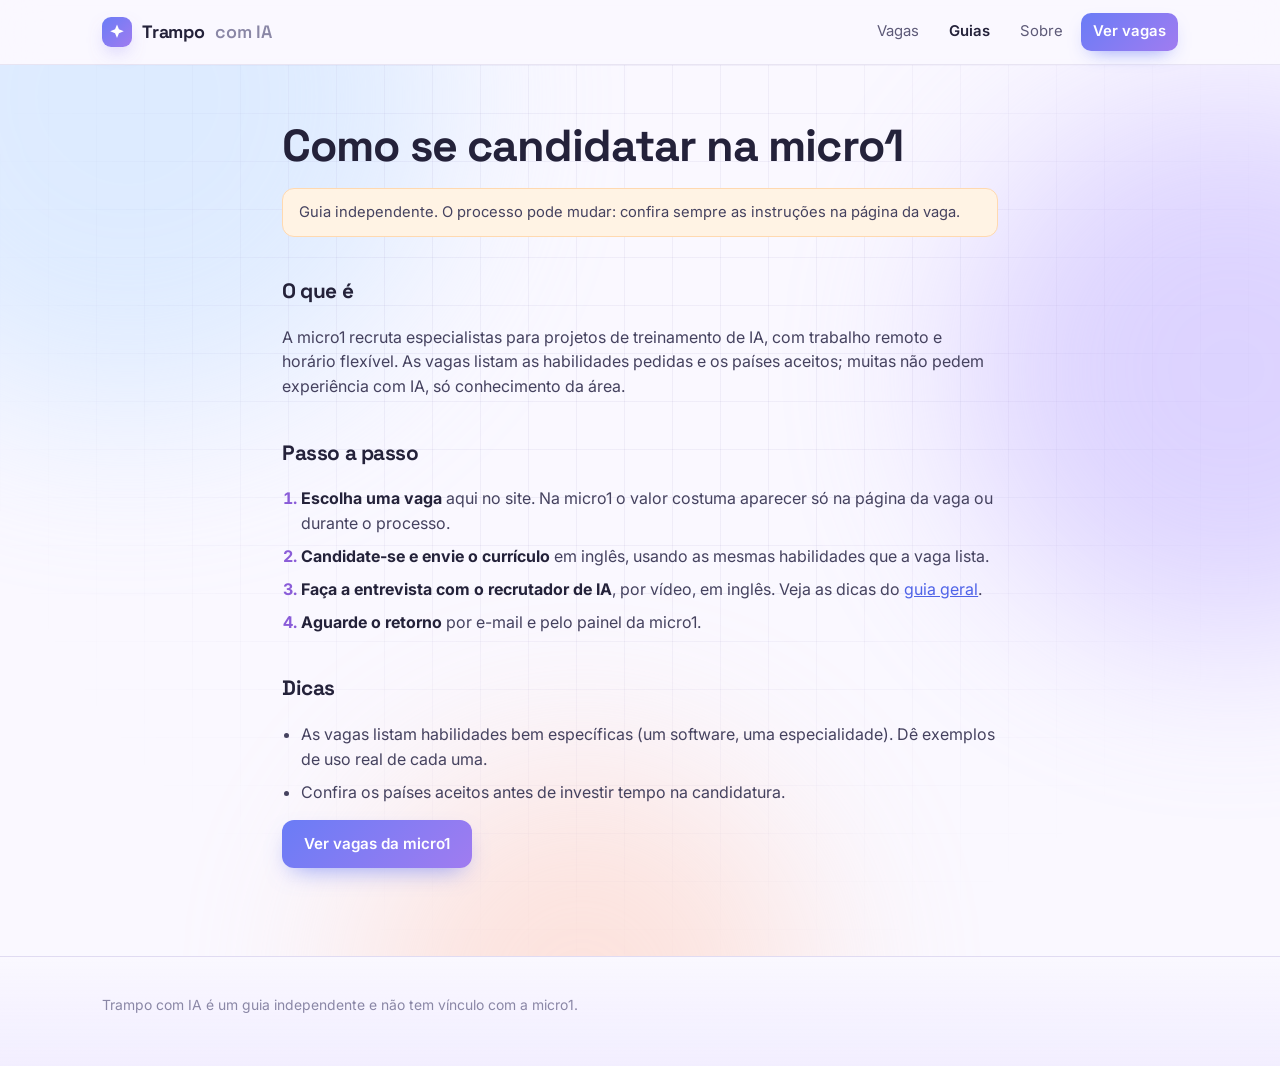
<file: site/guias/micro1.html>
<!doctype html>
<html lang="pt-BR">
<head>
<meta charset="utf-8">
<meta name="viewport" content="width=device-width, initial-scale=1">
<meta name="theme-color" content="#faf8ff">
<title>Guia da micro1 · Trampo com IA</title>
<link rel="icon" href="data:image/svg+xml,%3Csvg xmlns='http://www.w3.org/2000/svg' viewBox='0 0 32 32'%3E%3Cdefs%3E%3ClinearGradient id='g' x1='0' y1='0' x2='1' y2='1'%3E%3Cstop stop-color='%233b82f6'/%3E%3Cstop offset='1' stop-color='%238b5cf6'/%3E%3C/linearGradient%3E%3C/defs%3E%3Crect width='32' height='32' rx='9' fill='url(%23g)'/%3E%3Cpath d='M16 6l2.6 6.4L25 15l-6.4 2.6L16 24l-2.6-6.4L7 15l6.4-2.6z' fill='white'/%3E%3C/svg%3E">
<link rel="stylesheet" href="../estilo.css">
</head>
<body>
<header class="topo"><div class="envolve">
  <a class="logo" href="../"><span class="logo-marca"><svg viewBox="0 0 24 24" fill="#fff" aria-hidden="true"><path d="M12 2l2.6 6.4L21 11l-6.4 2.6L12 20l-2.6-6.4L3 11l6.4-2.6z"/></svg></span>Trampo<span>com IA</span></a>
  <nav class="menu"><a href="../#vagas">Vagas</a><a href="../guias/" aria-current="page">Guias</a><a href="../como-funciona.html">Sobre</a><a class="cta" href="../#vagas">Ver vagas</a></nav>
</div></header>
<main class="pagina-texto"><div class="aurora" aria-hidden="true"><i></i><i></i><i></i></div><div class="envolve texto">
  <h1>Como se candidatar na micro1</h1>
  <p class="aviso">Guia independente. O processo pode mudar: confira sempre as instruções na página da vaga.</p>

  <h2>O que é</h2>
  <p>A micro1 recruta especialistas para projetos de treinamento de IA, com trabalho remoto e horário flexível. As vagas listam
     as habilidades pedidas e os países aceitos; muitas não pedem experiência com IA, só conhecimento da área.</p>

  <h2>Passo a passo</h2>
  <ol>
    <li><b>Escolha uma vaga</b> aqui no site. Na micro1 o valor costuma aparecer só na página da vaga ou durante o processo.</li>
    <li><b>Candidate-se e envie o currículo</b> em inglês, usando as mesmas habilidades que a vaga lista.</li>
    <li><b>Faça a entrevista com o recrutador de IA</b>, por vídeo, em inglês. Veja as dicas do <a href="geral.html">guia geral</a>.</li>
    <li><b>Aguarde o retorno</b> por e-mail e pelo painel da micro1.</li>
  </ol>

  <h2>Dicas</h2>
  <ul>
    <li>As vagas listam habilidades bem específicas (um software, uma especialidade). Dê exemplos de uso real de cada uma.</li>
    <li>Confira os países aceitos antes de investir tempo na candidatura.</li>
  </ul>

  <p><a class="botao" href="../?plataforma=micro1#vagas">Ver vagas da micro1</a></p>
</div></main>
<footer><div class="envolve"><p>Trampo com IA é um guia independente e não tem vínculo com a micro1.</p></div></footer>
</body>
</html>
</file>
<file: site/estilo.css>
/* Trampo com IA — visual claro em tons pastel: lavanda, pêssego, menta e azul-bebê, com vidro fosco e luzes suaves. */
@import url("https://fonts.googleapis.com/css2?family=Space+Grotesk:wght@500;600;700&family=Inter:wght@400;500;600&display=swap");

:root {
  --bg: #faf8ff;             /* branco lavanda */
  --bg-2: #f3efff;
  --card: rgba(255, 255, 255, .78);
  --vidro: rgba(255, 255, 255, .62);
  --linha: rgba(76, 64, 140, .11);
  --linha-forte: rgba(76, 64, 140, .2);
  --tinta: #24223a;          /* quase preto arroxeado */
  --suave: #5d5a78;
  --fraco: #8a87a6;
  --lavanda: #b9a7ff; --pessego: #ffc9b5; --menta: #b8ecd7; --bebe: #bcdcff; --rosa: #ffc2dc;
  --azul: #4f63e8;           /* links e foco: escuro o bastante para ler */
  --grad: linear-gradient(135deg, #6a7cf6, #a07cf0);
  --grad-texto: linear-gradient(120deg, #6a7cf6, #a46ae8, #e0669a, #e98a4f, #6a7cf6);
  --raio: 16px;
  --sombra: 0 1px 2px rgba(60, 50, 120, .05), 0 10px 30px -12px rgba(90, 70, 180, .18);
  --display: "Space Grotesk", "Inter", system-ui, sans-serif;
  color-scheme: light;
}
* { box-sizing: border-box; }
html { scroll-behavior: smooth; }
body {
  margin: 0; background: var(--bg); color: var(--tinta); line-height: 1.55; overflow-x: clip;
  font-family: "Inter", system-ui, -apple-system, "Segoe UI", sans-serif; -webkit-font-smoothing: antialiased;
}
a { color: var(--azul); }
h1, h2, h3 { font-family: var(--display); letter-spacing: -.02em; }
.envolve { max-width: 1120px; margin: 0 auto; padding: 0 22px; }
:focus-visible { outline: 2px solid var(--azul); outline-offset: 2px; border-radius: 6px; }

/* ---------- utilidades do visual ---------- */
.grad-texto {
  background: var(--grad-texto); background-size: 300% 300%;
  -webkit-background-clip: text; background-clip: text; color: transparent;
  animation: pan 9s ease infinite;
}
.vidro { background: var(--vidro); border: 1px solid var(--linha); backdrop-filter: blur(18px); -webkit-backdrop-filter: blur(18px); box-shadow: var(--sombra); }
@keyframes pan { 0%, 100% { background-position: 0% 50%; } 50% { background-position: 100% 50%; } }
@keyframes blob { 0%, 100% { transform: translate(0, 0) scale(1); } 33% { transform: translate(40px, -50px) scale(1.12); } 66% { transform: translate(-30px, 30px) scale(.92); } }
@keyframes pulso { 0%, 100% { opacity: .5; } 50% { opacity: 1; } }
@keyframes desliza { from { transform: translateX(0); } to { transform: translateX(-50%); } }
@keyframes sobe { from { opacity: 0; transform: translateY(14px); } to { opacity: 1; transform: none; } }

/* ---------- topo ---------- */
header.topo {
  position: sticky; top: 0; z-index: 20;
  background: rgba(250, 248, 255, .78); backdrop-filter: blur(18px); -webkit-backdrop-filter: blur(18px);
  border-bottom: 1px solid var(--linha);
}
header.topo .envolve { display: flex; align-items: center; gap: 24px; height: 64px; }
.logo { display: inline-flex; align-items: center; gap: 10px; font-family: var(--display); font-weight: 700; font-size: 1.12rem;
        color: var(--tinta); text-decoration: none; letter-spacing: -.01em; }
.logo span { color: var(--fraco); font-weight: 600; }
.logo-marca { width: 30px; height: 30px; border-radius: 9px; background: var(--grad); display: grid; place-items: center;
              box-shadow: 0 8px 20px -8px rgba(122, 108, 240, .7); }
.logo-marca svg { width: 18px; height: 18px; }
nav.menu { display: flex; gap: 6px; margin-left: auto; align-items: center; }
nav.menu a { color: var(--suave); text-decoration: none; font-size: .93rem; padding: 7px 12px; border-radius: 10px; transition: color .2s, background .2s; }
nav.menu a:hover { color: var(--tinta); background: rgba(185, 167, 255, .18); }
nav.menu a[hidden] { display: none; }
nav.menu a[aria-current] { color: var(--tinta); font-weight: 600; }
nav.menu a.cta { color: #fff; background: var(--grad); font-weight: 600; box-shadow: 0 8px 20px -10px rgba(106, 124, 246, .9); }
nav.menu a.cta:hover { filter: brightness(1.06); background: var(--grad); }

/* ---------- hero ---------- */
.hero { position: relative; isolation: isolate; overflow: hidden; padding: 84px 0 56px; }
.aurora { position: absolute; inset: 0; z-index: -1; pointer-events: none; }
.aurora i { position: absolute; border-radius: 50%; filter: blur(90px); opacity: .75; animation: blob 18s ease-in-out infinite; }
.aurora i:nth-child(1) { width: 40rem; height: 40rem; top: -18rem; left: -12rem; background: var(--bebe); }
.aurora i:nth-child(2) { width: 34rem; height: 34rem; top: 2rem; right: -14rem; background: var(--lavanda); opacity: .6; animation-delay: -6s; }
.aurora i:nth-child(3) { width: 28rem; height: 28rem; bottom: -16rem; left: 28%; background: var(--pessego); opacity: .7; animation-delay: -12s; }
.aurora::after { content: ""; position: absolute; inset: 0;
  background-image: linear-gradient(to right, rgba(76,64,140,.06) 1px, transparent 1px), linear-gradient(to bottom, rgba(76,64,140,.06) 1px, transparent 1px);
  background-size: 48px 48px; mask-image: radial-gradient(ellipse at 50% 30%, #000 30%, transparent 75%); -webkit-mask-image: radial-gradient(ellipse at 50% 30%, #000 30%, transparent 75%); }
.pilula { display: inline-flex; align-items: center; gap: 8px; padding: 6px 14px; border-radius: 99px; font-size: .84rem; color: var(--suave); }
.pilula b { color: var(--tinta); font-weight: 600; }
.ponto { width: 8px; height: 8px; border-radius: 50%; background: #34c38f; box-shadow: 0 0 0 4px rgba(52, 195, 143, .18); animation: pulso 2.4s ease-in-out infinite; }
.hero h1 { font-size: clamp(2.1rem, 5.4vw, 4rem); line-height: 1.04; margin: 22px 0 18px; max-width: 16ch; font-weight: 700; }
.hero .sub { color: var(--suave); font-size: clamp(1rem, 1.6vw, 1.15rem); max-width: 58ch; margin: 0; }
.hero-acoes { display: flex; gap: 12px; flex-wrap: wrap; margin-top: 30px; }
.hero-texto > * { animation: sobe .7s ease both; }
.hero-texto > *:nth-child(2) { animation-delay: .08s; }
.hero-texto > *:nth-child(3) { animation-delay: .16s; }
.hero-texto > *:nth-child(4) { animation-delay: .24s; }
.hero-texto > *:nth-child(5) { animation-delay: .32s; }

.botao, .botao-vidro {
  display: inline-flex; align-items: center; justify-content: center; gap: 8px; font: inherit; font-weight: 600; font-size: .95rem;
  padding: 12px 22px; border-radius: 12px; text-decoration: none; cursor: pointer; border: 0; transition: transform .15s, filter .2s, background .2s, box-shadow .2s;
}
.botao { background: var(--grad); color: #fff; box-shadow: 0 10px 24px -10px rgba(106, 124, 246, .75); }
.botao:hover { filter: brightness(1.06); transform: translateY(-1px); box-shadow: 0 14px 30px -10px rgba(160, 124, 240, .7); }
.botao-vidro { color: var(--tinta); background: rgba(255, 255, 255, .7); border: 1px solid var(--linha-forte); }
.botao-vidro:hover { background: #fff; }
.botao svg, .botao-vidro svg { width: 16px; height: 16px; }

.numeros { display: grid; grid-template-columns: repeat(3, minmax(0, 1fr)); gap: 12px; margin-top: 44px; max-width: 640px; }
.numero { padding: 16px 18px; border-radius: var(--raio); }
.numero b { display: block; white-space: nowrap; font-family: var(--display); font-size: clamp(1.5rem, 3vw, 2rem); line-height: 1.1; font-variant-numeric: tabular-nums;
            background: linear-gradient(135deg, #4f5bd5, #8a5cd8); -webkit-background-clip: text; background-clip: text; color: transparent; }
.numero.br b { background: linear-gradient(135deg, #1f9a6d, #2c8fd6); -webkit-background-clip: text; background-clip: text; }
.numero.ouro b { background: linear-gradient(135deg, #e07a3a, #d4508a); -webkit-background-clip: text; background-clip: text; }
.numero small { color: var(--suave); font-size: .82rem; }

/* cards de vaga flutuando à direita do topo */
.hero-grade { display: grid; grid-template-columns: minmax(0, 1.15fr) minmax(0, .85fr); gap: 40px; align-items: center; }
.vitrine { position: relative; height: 430px; perspective: 1200px; }
.vitrine .vaga { position: absolute; width: min(100%, 340px); padding: 18px; gap: 8px; pointer-events: none;
                 background: rgba(255, 255, 255, .86); backdrop-filter: blur(16px); -webkit-backdrop-filter: blur(16px);
                 box-shadow: 0 30px 60px -20px rgba(106, 92, 220, .35), 0 20px 40px -24px rgba(233, 138, 79, .3);
                 animation: flutua 7s ease-in-out infinite; }
.vitrine .vaga::before { opacity: 1; }
.vitrine .vaga:nth-child(1) { top: 0; right: 0; transform: rotateY(-12deg) rotateX(4deg); }
.vitrine .vaga:nth-child(2) { top: 150px; left: 0; transform: rotateY(-12deg) rotateX(4deg); animation-delay: -2.3s; z-index: 2; }
.vitrine .vaga:nth-child(3) { top: 295px; right: 24px; transform: rotateY(-12deg) rotateX(4deg); animation-delay: -4.6s; }
.vitrine .resumo, .vitrine .acoes, .vitrine .original { display: none; }
@keyframes flutua { 0%, 100% { translate: 0 0; } 50% { translate: 0 -14px; } }

/* faixa de áreas que desliza */
.faixa { border-block: 1px solid var(--linha); overflow: hidden; padding: 14px 0; background: rgba(255, 255, 255, .55);
         mask-image: linear-gradient(90deg, transparent, #000 10%, #000 90%, transparent); -webkit-mask-image: linear-gradient(90deg, transparent, #000 10%, #000 90%, transparent); }
.faixa-trilho { display: flex; width: max-content; animation: desliza 40s linear infinite; }
.faixa span { font-family: var(--display); color: var(--fraco); font-size: 1.02rem; padding: 0 22px; white-space: nowrap; }
.faixa span::before { content: "✦"; margin-right: 22px; color: #a07cf0; opacity: .8; }

/* ---------- como funciona (3 passos) ---------- */
.secao { padding-block: 72px 24px; }
.secao-titulo { font-size: clamp(1.6rem, 3.2vw, 2.3rem); margin: 0 0 8px; line-height: 1.15; }
.secao-sub { color: var(--suave); margin: 0 0 30px; max-width: 60ch; }
.passos { display: grid; grid-template-columns: repeat(3, minmax(0, 1fr)); gap: 14px; }
.passo { padding: 22px; border-radius: var(--raio); position: relative; }
.passo-n { width: 38px; height: 38px; border-radius: 11px; display: grid; place-items: center; font-family: var(--display); font-weight: 700; margin-bottom: 14px; }
.passo:nth-child(1) .passo-n { background: var(--bebe); color: #2b4c9a; }
.passo:nth-child(2) .passo-n { background: var(--lavanda); color: #4a3596; }
.passo:nth-child(3) .passo-n { background: var(--pessego); color: #8a3f1c; }
.passo h3 { margin: 0 0 6px; font-size: 1.1rem; }
.passo p { margin: 0; color: var(--suave); font-size: .94rem; }

/* ---------- filtros ---------- */
#vagas { scroll-margin-top: 70px; }
.filtros { position: sticky; top: 64px; z-index: 10; padding: 14px 0 12px; background: rgba(250, 248, 255, .86);
           backdrop-filter: blur(18px); -webkit-backdrop-filter: blur(18px); border-bottom: 1px solid var(--linha); }
.linha-f { display: flex; gap: 10px; flex-wrap: wrap; align-items: center; }
.campo { position: relative; flex: 1 1 280px; }
.campo svg { position: absolute; left: 13px; top: 50%; transform: translateY(-50%); width: 17px; height: 17px; color: var(--fraco); pointer-events: none; }
.filtros input[type=search], .filtros select {
  font: inherit; font-size: .94rem; padding: 10px 14px; border: 1px solid var(--linha-forte); border-radius: 12px;
  background: #fff; color: var(--tinta); transition: border-color .2s, box-shadow .2s;
}
.filtros input[type=search] { width: 100%; padding-left: 38px; }
.filtros input[type=search]::placeholder { color: var(--fraco); }
.filtros input:focus, .filtros select:focus { border-color: #a07cf0; box-shadow: 0 0 0 4px rgba(185, 167, 255, .3); outline: none; }
.troca { display: inline-flex; align-items: center; gap: 9px; font-size: .9rem; color: var(--suave); cursor: pointer; user-select: none; }
.troca input { appearance: none; width: 36px; height: 20px; border-radius: 99px; background: #dcd8ec; position: relative; cursor: pointer; transition: background .2s; margin: 0; }
.troca input::after { content: ""; position: absolute; top: 3px; left: 3px; width: 14px; height: 14px; border-radius: 50%; background: #fff; box-shadow: 0 1px 3px rgba(0,0,0,.15); transition: transform .2s; }
.troca input:checked { background: linear-gradient(135deg, #3fc79a, #5aa6f0); }
.troca input:checked::after { transform: translateX(16px); }
.chips { display: flex; gap: 6px; flex-wrap: nowrap; overflow-x: auto; margin-top: 12px; padding-bottom: 2px; scrollbar-width: none; }
.chips::-webkit-scrollbar { display: none; }
.chip { font: inherit; font-size: .84rem; padding: 6px 13px; border-radius: 99px; border: 1px solid var(--linha-forte); white-space: nowrap;
        background: #fff; color: var(--suave); cursor: pointer; transition: all .2s; }
.chip:hover { color: var(--tinta); border-color: #b9a7ff; }
.chip[aria-pressed=true] { background: var(--grad); border-color: transparent; color: #fff; box-shadow: 0 6px 16px -8px rgba(106, 124, 246, .9); }

/* ---------- lista de vagas ---------- */
.resultado { color: var(--suave); font-size: .9rem; margin: 20px 0 12px; }
.lista { display: grid; grid-template-columns: repeat(2, minmax(0, 1fr)); gap: 14px; padding-bottom: 28px; }
.vaga {
  position: relative; display: flex; flex-direction: column; gap: 10px; padding: 20px; border-radius: var(--raio);
  background: var(--card); border: 1px solid var(--linha); box-shadow: var(--sombra); transition: transform .2s, border-color .2s, box-shadow .2s;
}
.vaga::before { /* borda em degradê pastel que aparece no hover */
  content: ""; position: absolute; inset: -1px; border-radius: inherit; padding: 1.5px; pointer-events: none; opacity: 0; transition: opacity .25s;
  background: linear-gradient(135deg, #9fb8ff, #c3a8ff, #ffb3c9, #ffc9a3);
  -webkit-mask: linear-gradient(#000 0 0) content-box, linear-gradient(#000 0 0); -webkit-mask-composite: xor; mask-composite: exclude;
}
.vaga:hover { transform: translateY(-2px); box-shadow: 0 24px 50px -24px rgba(106, 92, 220, .4); border-color: transparent; }
.vaga:hover::before { opacity: 1; }
.vaga-topo { display: flex; align-items: center; justify-content: space-between; gap: 10px; font-size: .8rem; color: var(--fraco); }
.plat { display: inline-flex; align-items: center; gap: 7px; font-weight: 600; color: var(--tinta); font-size: .82rem; }
.plat::before { content: ""; width: 9px; height: 9px; border-radius: 3px; background: #7d9cff; }
.plat.micro1::before { background: #b48cff; }
.vaga h3 { margin: 0; font-size: 1.08rem; line-height: 1.3; font-weight: 600; }
.original { margin: -6px 0 0; font-size: .78rem; color: var(--fraco); }
.original i { font-style: normal; color: var(--suave); }
.valor { font-family: var(--display); font-weight: 700; font-size: 1.35rem; line-height: 1; font-variant-numeric: tabular-nums;
         background: linear-gradient(135deg, #e07a3a, #d4508a); -webkit-background-clip: text; background-clip: text; color: transparent; }
.valor small { font-family: "Inter", sans-serif; font-weight: 500; font-size: .78rem; color: var(--fraco); -webkit-text-fill-color: var(--fraco); margin-left: 6px; }
.valor.sem { font-size: .88rem; font-weight: 500; color: var(--fraco); -webkit-text-fill-color: var(--fraco); background: none; font-family: "Inter", sans-serif; }
.meta { display: flex; gap: 6px; flex-wrap: wrap; align-items: center; }
.selo { font-size: .76rem; padding: 3px 9px; border-radius: 8px; background: #f1eefb; border: 1px solid transparent; color: var(--suave); }
.selo.br { background: #dcf6ea; color: #17714f; font-weight: 600; }
.selo.fora { background: #fff0e0; color: #8f4f12; }
.resumo { color: var(--suave); font-size: .9rem; margin: 0; display: -webkit-box; -webkit-line-clamp: 3; -webkit-box-orient: vertical; overflow: hidden; }
.acoes { display: flex; gap: 14px; align-items: center; margin-top: auto; padding-top: 6px; flex-wrap: wrap; }
.acoes .botao { padding: 10px 16px; font-size: .9rem; }
.link-guia { font-size: .84rem; color: var(--suave); text-decoration: none; }
.link-guia:hover { color: var(--tinta); text-decoration: underline; }
.mais { display: block; margin: 8px auto 64px; }
.vazio { grid-column: 1 / -1; text-align: center; padding: 48px 16px; border-radius: var(--raio); color: var(--suave); }

/* ---------- rodapé ---------- */
footer { border-top: 1px solid var(--linha); color: var(--fraco); font-size: .87rem; padding: 32px 0 44px; background: linear-gradient(180deg, transparent, rgba(185, 167, 255, .12)); }
footer p { margin: 6px 0; max-width: 78ch; }
footer b { color: var(--suave); }
footer a { color: var(--suave); }

/* ---------- páginas de texto (guias, como funciona) ---------- */
.pagina-texto { position: relative; isolation: isolate; overflow: hidden; }
.pagina-texto .aurora i { opacity: .45; }
.texto { max-width: 760px; padding-block: 56px 72px; }
.texto h1 { font-size: clamp(1.9rem, 4.4vw, 2.8rem); line-height: 1.1; margin: 0 0 18px; }
.texto h2 { margin-top: 38px; font-size: 1.3rem; }
.texto p, .texto li { color: #45425f; }
.texto li { margin: 8px 0; }
.texto li b, .texto p b { color: var(--tinta); }
.texto ol, .texto ul { padding-left: 1.2rem; }
.texto ol li::marker { color: #8a5cd8; font-weight: 700; }
.aviso { background: #fff3e4; border: 1px solid #ffd9b0; color: #8f4f12; padding: 12px 16px; border-radius: 12px; font-size: .92rem; }
.lista-guias { list-style: none; padding: 0 !important; display: grid; gap: 10px; }
.lista-guias a { display: block; padding: 16px 18px; border-radius: 14px; background: var(--card); border: 1px solid var(--linha); box-shadow: var(--sombra);
                 color: var(--tinta); text-decoration: none; transition: border-color .2s, transform .2s; }
.lista-guias a:hover { border-color: #b9a7ff; transform: translateX(3px); }
.lista-guias small { display: block; color: var(--suave); margin-top: 2px; }

/* ---------- newsletter ---------- */
.news { display: grid; grid-template-columns: minmax(0, 1fr) minmax(0, 1.1fr); gap: 28px; align-items: center; padding: 28px; border-radius: 22px;
        margin: 40px 0; position: relative; overflow: hidden; }
.news::before { content: ""; position: absolute; inset: 0; z-index: -1; opacity: .55;
                background: radial-gradient(circle at 0% 0%, var(--bebe), transparent 55%), radial-gradient(circle at 100% 100%, var(--pessego), transparent 55%); }
.news[hidden] { display: none; }
.news h2 { margin: 0 0 6px; font-size: clamp(1.3rem, 2.4vw, 1.7rem); line-height: 1.15; }
.news p { margin: 0; color: var(--suave); }
.news-form { display: grid; gap: 10px; }
.news-linha { display: flex; gap: 8px; }
.news-linha input { flex: 1; min-width: 0; font: inherit; padding: 12px 14px; border: 1px solid var(--linha-forte); border-radius: 12px; background: #fff; color: var(--tinta); }
.news-linha input:focus { border-color: #a07cf0; box-shadow: 0 0 0 4px rgba(185, 167, 255, .3); outline: none; }
.news-isca { position: absolute !important; left: -9999px; width: 1px; height: 1px; opacity: 0; }
.news-areas summary { cursor: pointer; font-size: .88rem; color: var(--suave); }
.news-chips { display: flex; flex-wrap: wrap; gap: 6px; margin-top: 8px; }
.news-chips .chip { display: inline-flex; align-items: center; gap: 6px; }
.news-chips .chip input { margin: 0; accent-color: #8a5cd8; }
.news-chips .chip:has(input:checked) { background: #efe9ff; border-color: #b9a7ff; color: var(--tinta); }
.news-ok { font-size: .84rem; color: var(--suave); display: flex; gap: 8px; align-items: flex-start; }
.news-ok input { margin-top: 3px; accent-color: #8a5cd8; }
.news-msg { min-height: 1.2em; font-size: .9rem; margin: 0 !important; }
.news-msg.ok { color: #17714f !important; font-weight: 600; }
.news-msg.erro { color: #b4432b !important; }

/* ---------- página de cada vaga ---------- */
.vaga h3 a { color: inherit; text-decoration: none; }
.vaga h3 a:hover { text-decoration: underline; text-decoration-color: #b9a7ff; text-underline-offset: 3px; }
.vaga-pagina { display: flex; flex-direction: column; gap: 12px; }
.vaga-pagina h1 { margin: 0; }
.vaga-pagina h2 { margin: 22px 0 0; }
.vaga-pagina .valor { font-size: 1.8rem; }
.vaga-pagina .original { margin: -4px 0 0; font-size: .88rem; }
.migalha { font-size: .86rem; margin: 0; color: var(--fraco); }
.migalha a { color: var(--suave); text-decoration: none; }
.acoes.grandes { margin: 6px 0 4px; }
.acoes.grandes .botao { padding: 13px 22px; font-size: 1rem; }
.acoes.grandes .botao-vidro { padding: 12px 18px; }
.paises { font-size: .93rem; }
.original-desc summary { cursor: pointer; color: var(--suave); font-size: .9rem; }
.parecidas a { font-weight: 600; }
.parecidas small { font-weight: 400; }
.vaga-pagina .news { margin: 26px 0 8px; grid-template-columns: 1fr; gap: 16px; }

@media (max-width: 960px) {
  .hero-grade { grid-template-columns: 1fr; }
  .vitrine { display: none; }
}
@media (max-width: 860px) {
  .lista { grid-template-columns: 1fr; }
  .passos { grid-template-columns: 1fr; }
}
@media (max-width: 600px) {
  .hero { padding: 56px 0 40px; }
  nav.menu a:not(.cta) { display: none; }
  .numeros { gap: 8px; }
  .numero { padding: 12px; }
  .numero b { font-size: 1.25rem; }
  .filtros { position: static; }
  .pagina-texto .texto { padding-block: 36px 56px; }
  .filtros select { flex: 1 1 45%; }
  .news { grid-template-columns: 1fr; padding: 20px; gap: 16px; }
  .news-linha { flex-direction: column; }
}
@media (prefers-reduced-motion: reduce) {
  *, *::before, *::after { animation: none !important; transition: none !important; }
}
</file>
